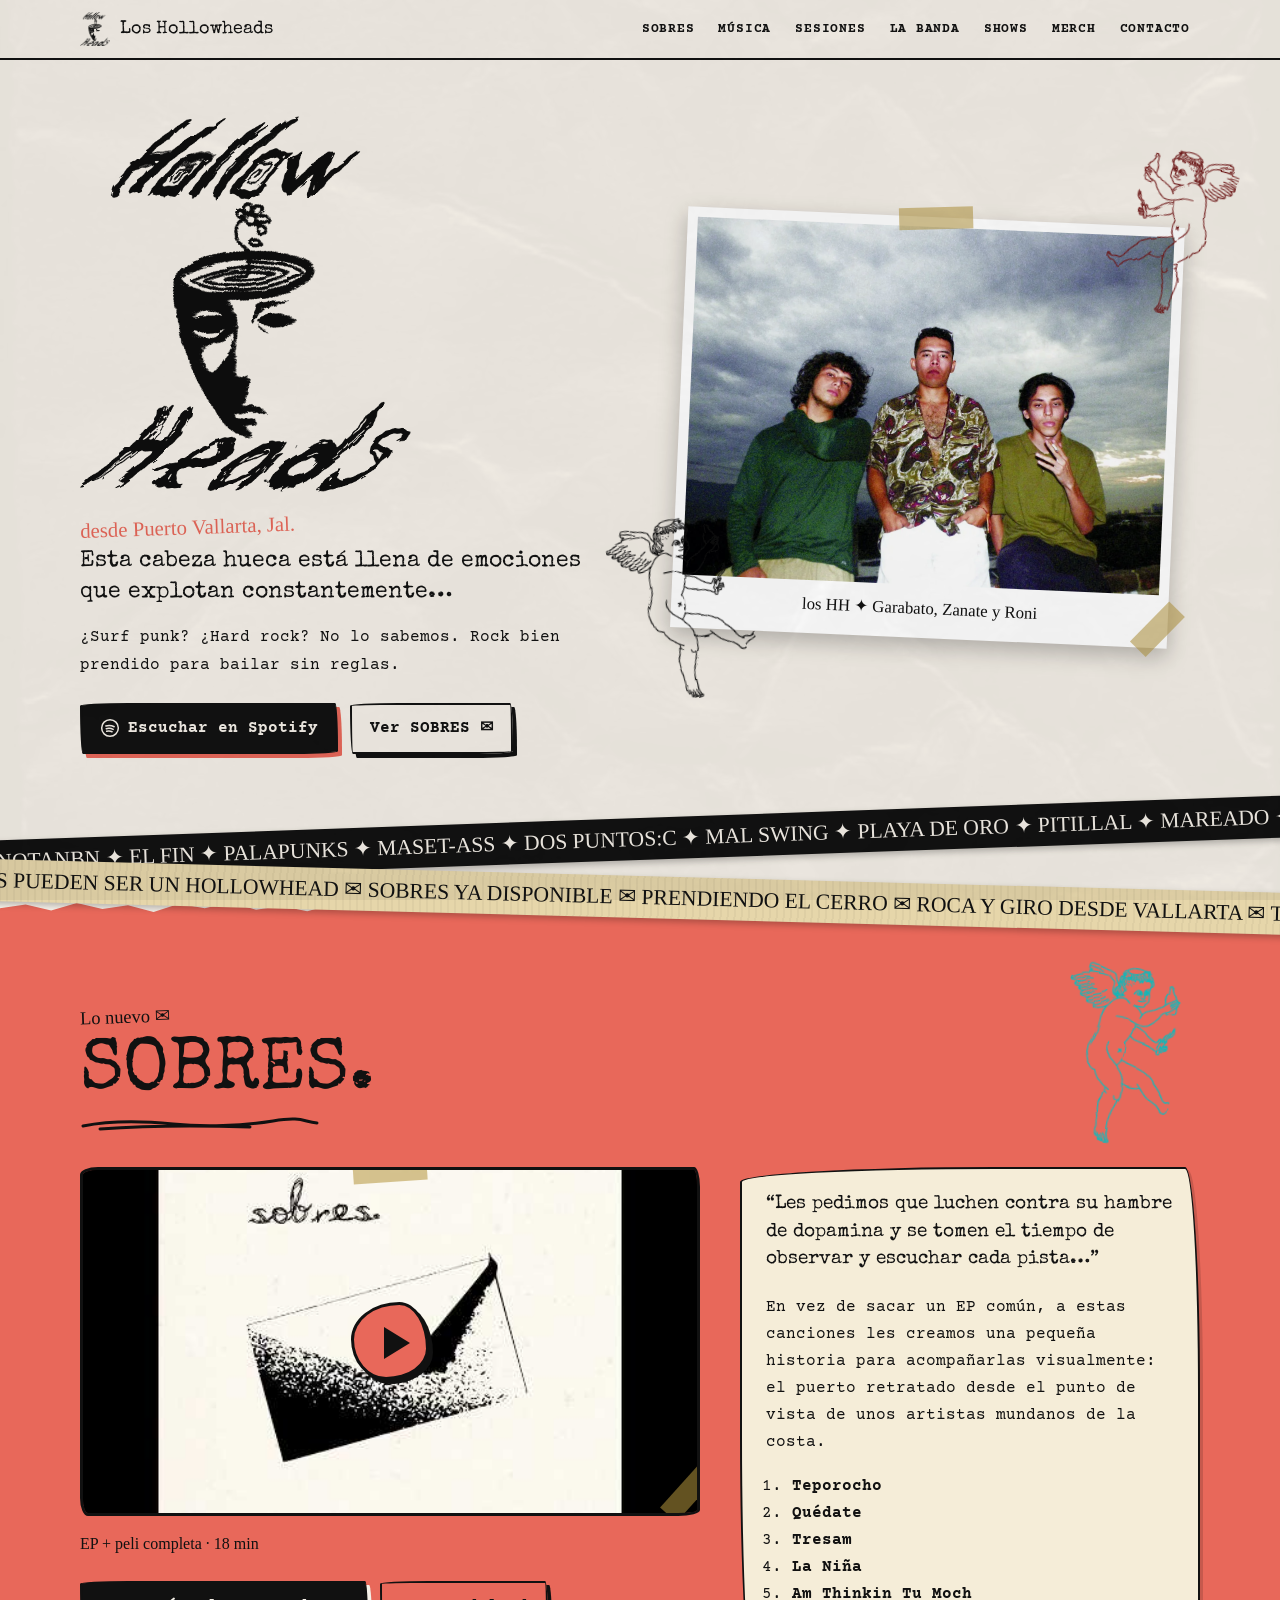
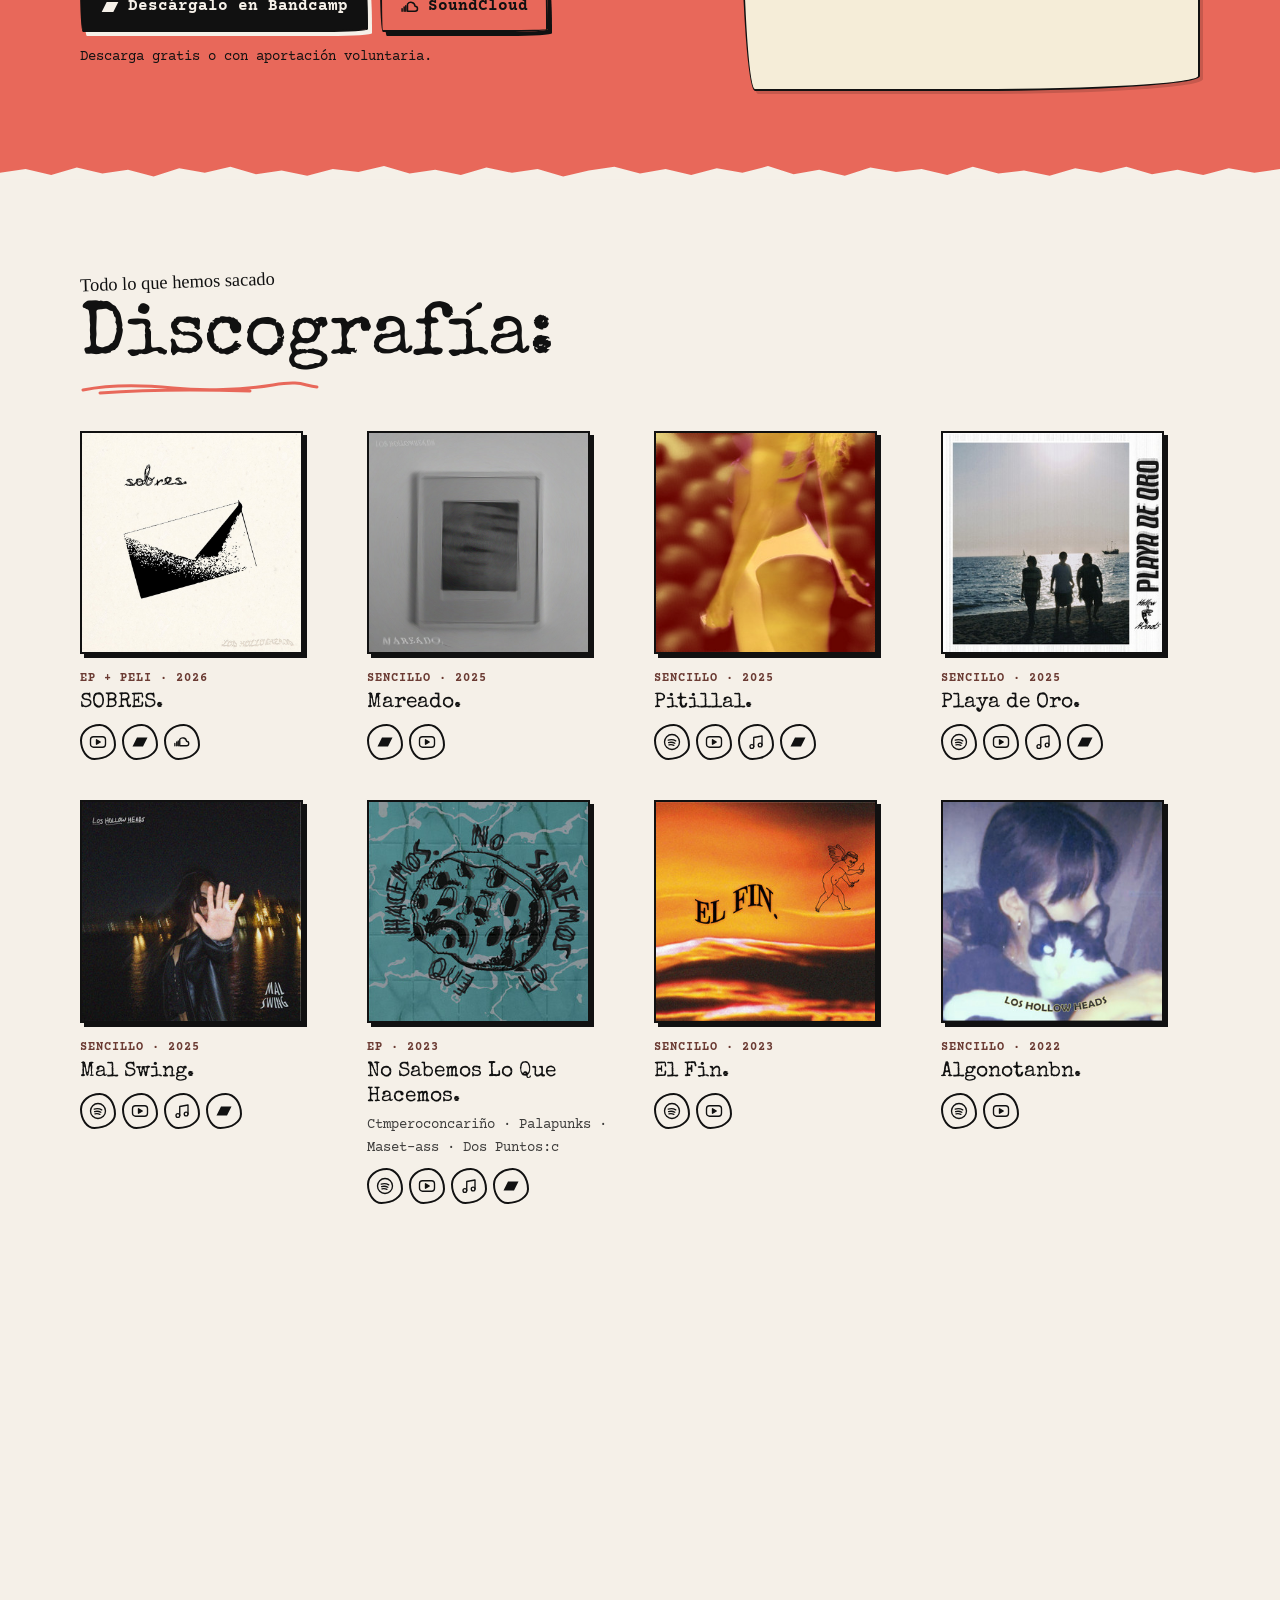
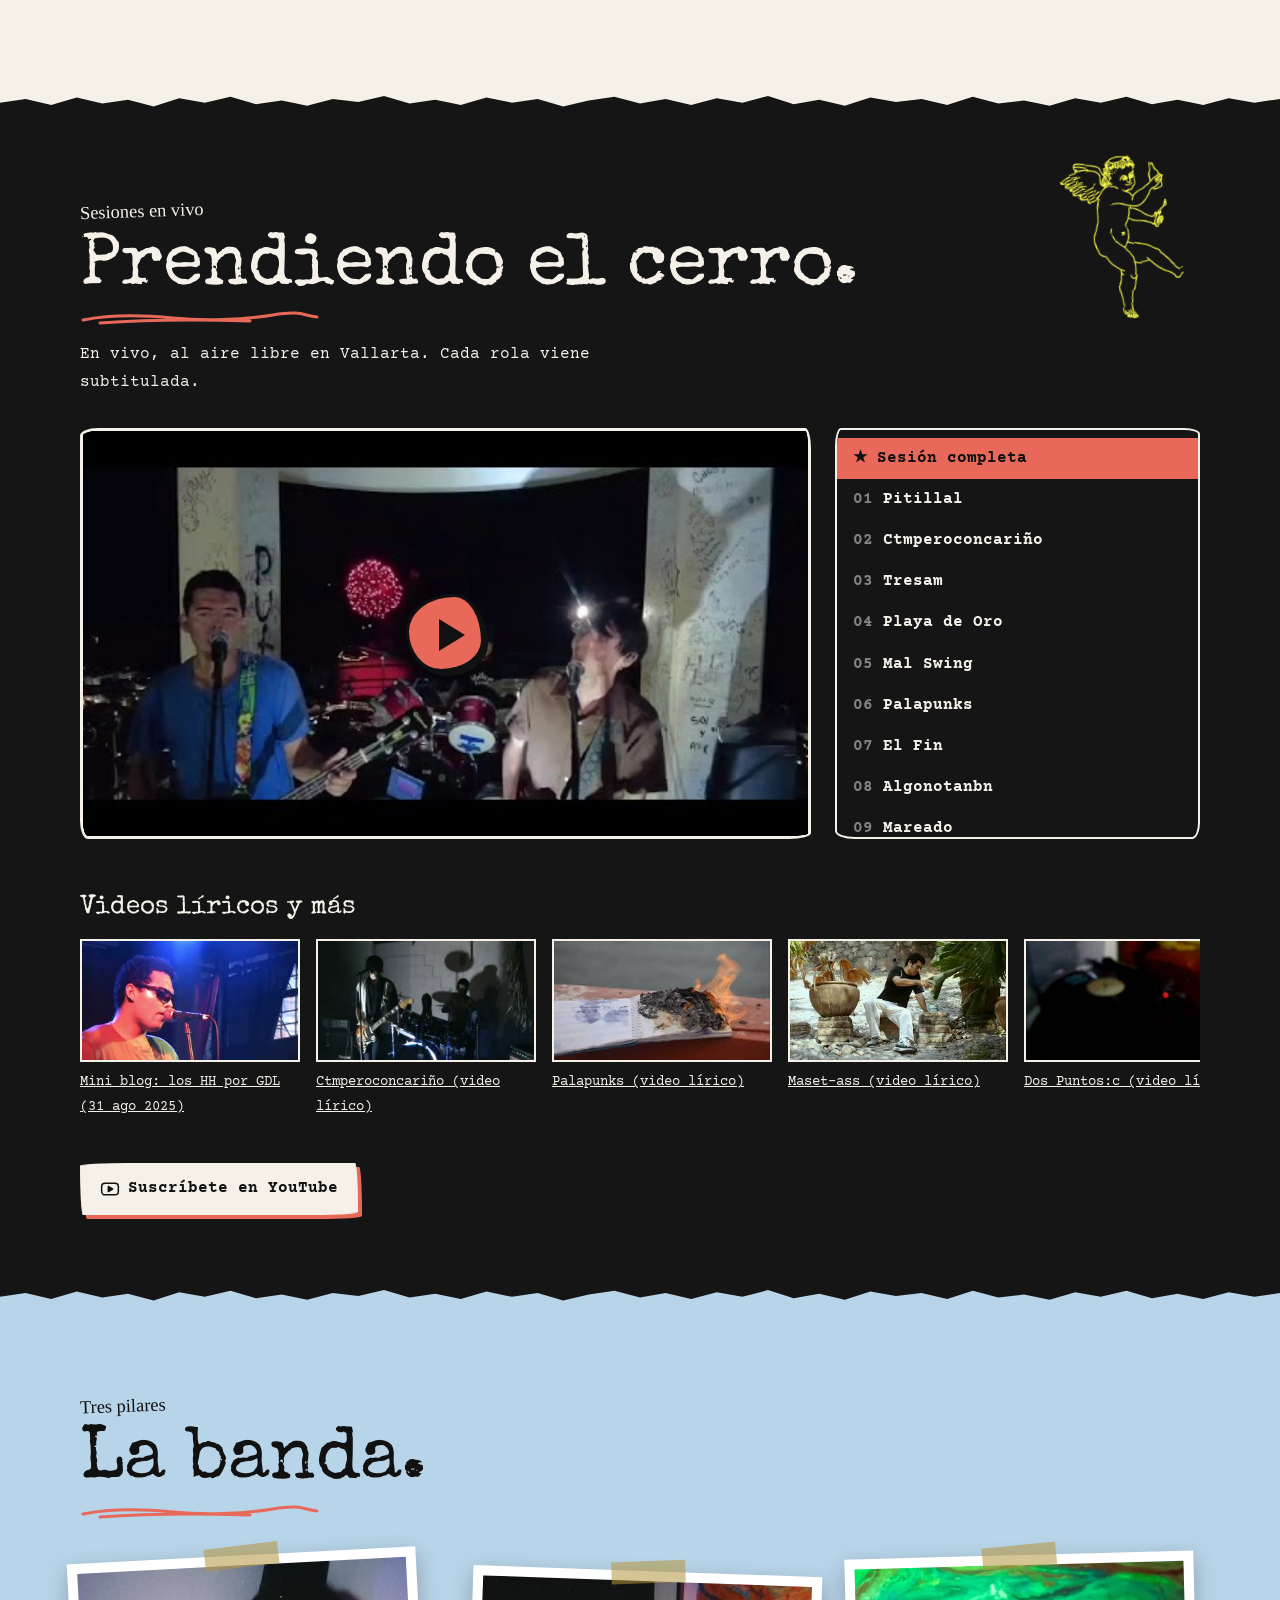
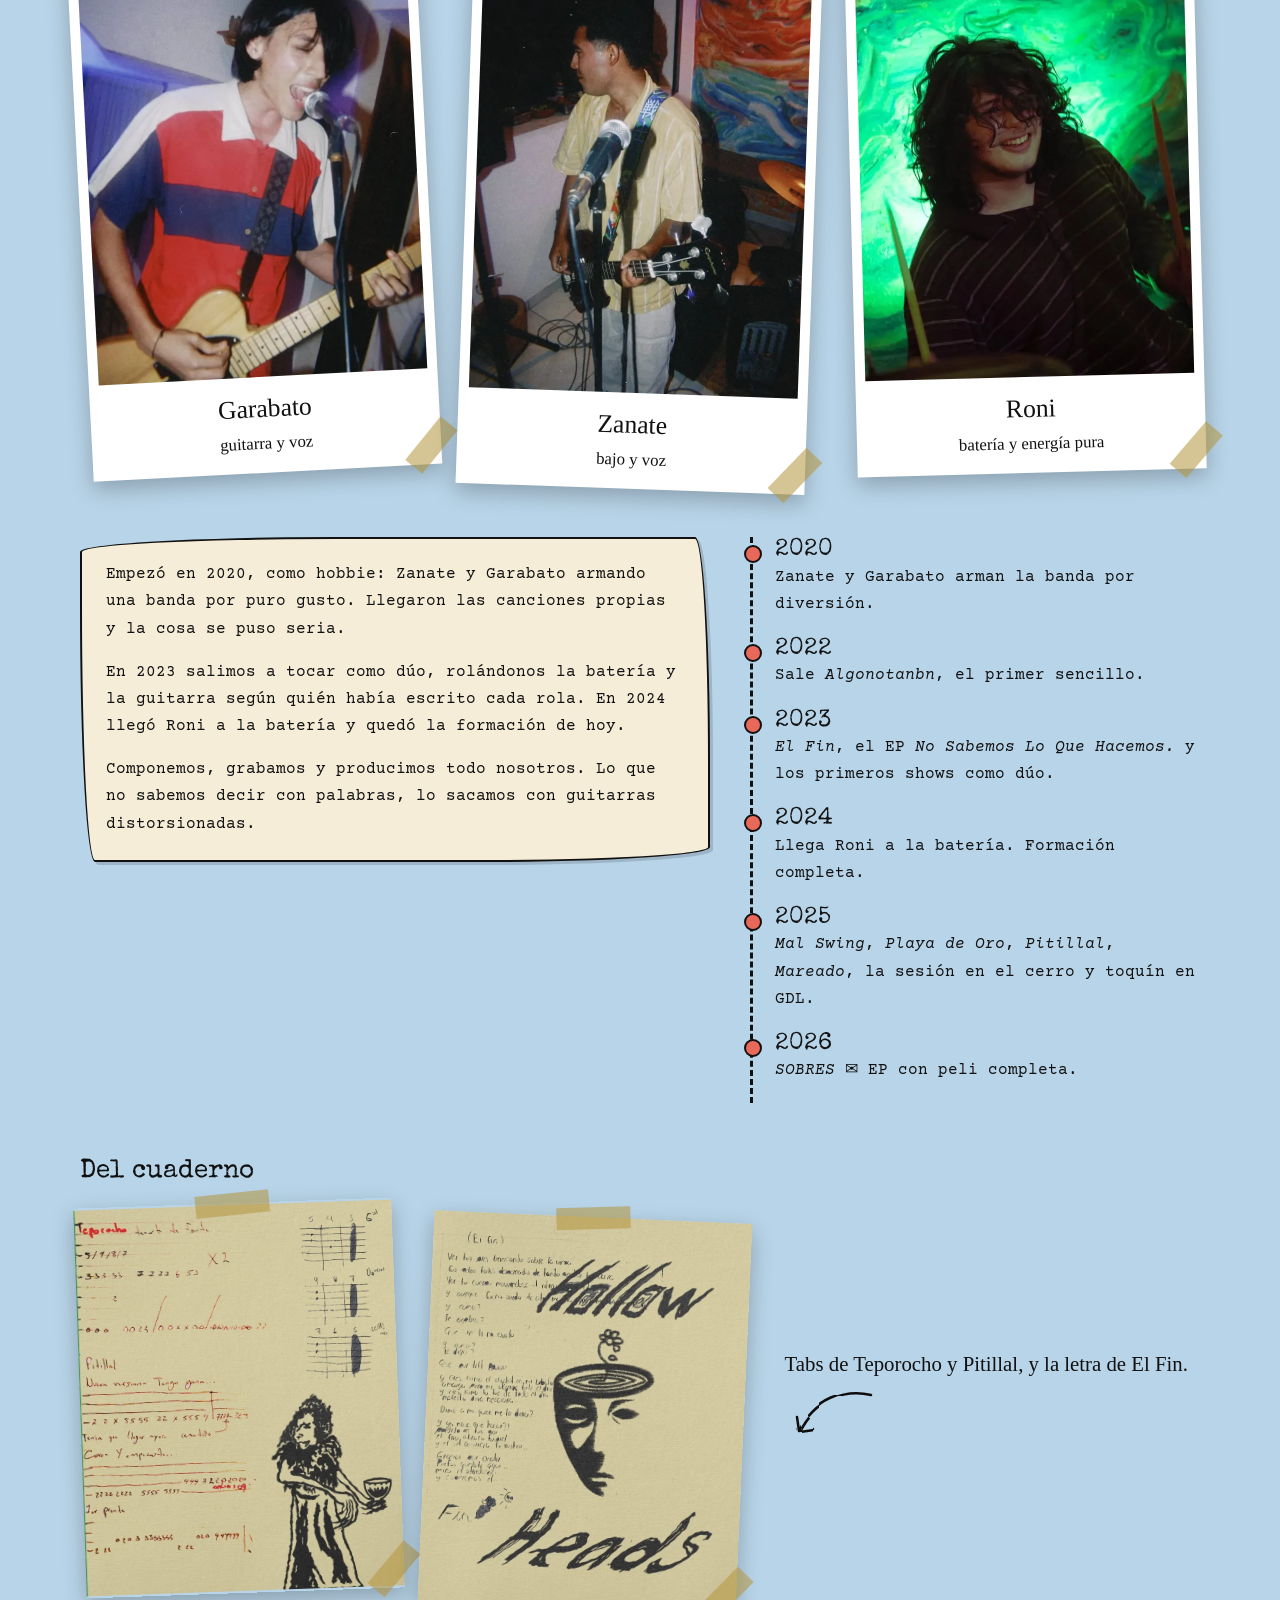
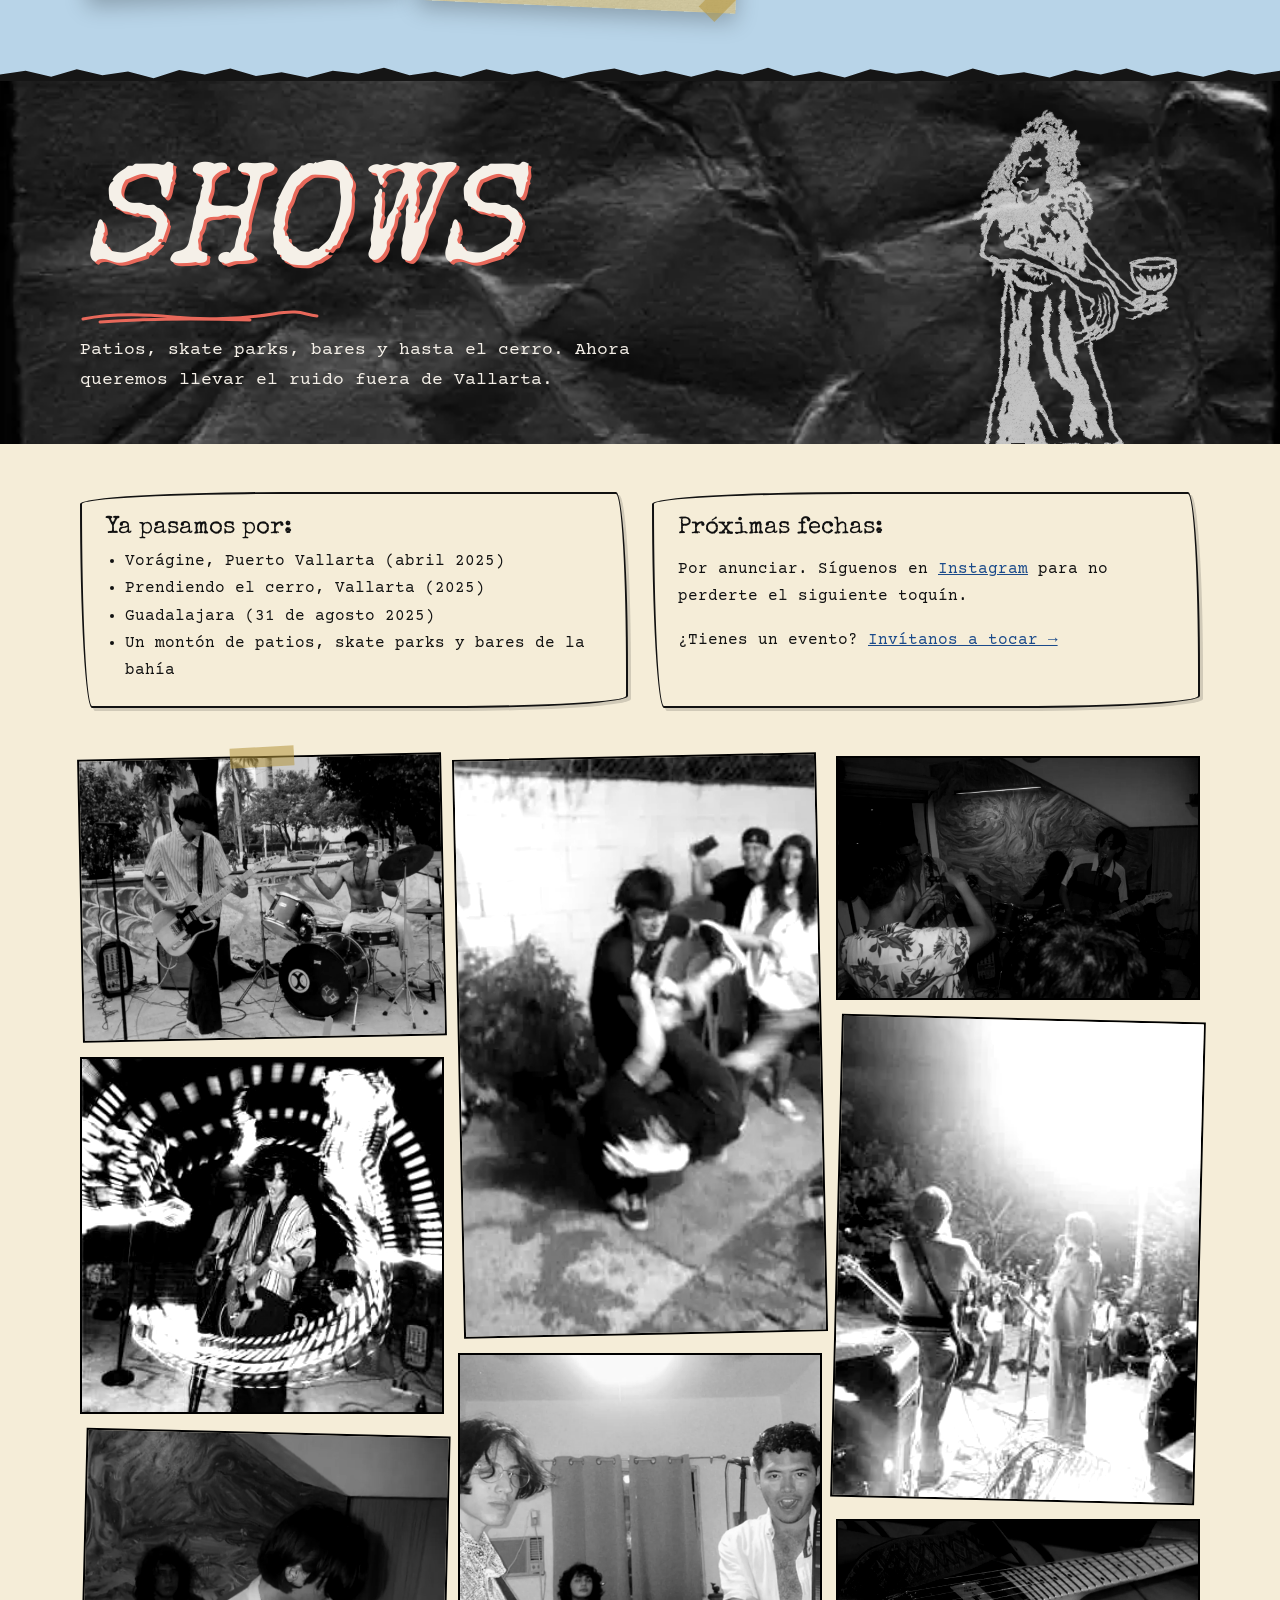
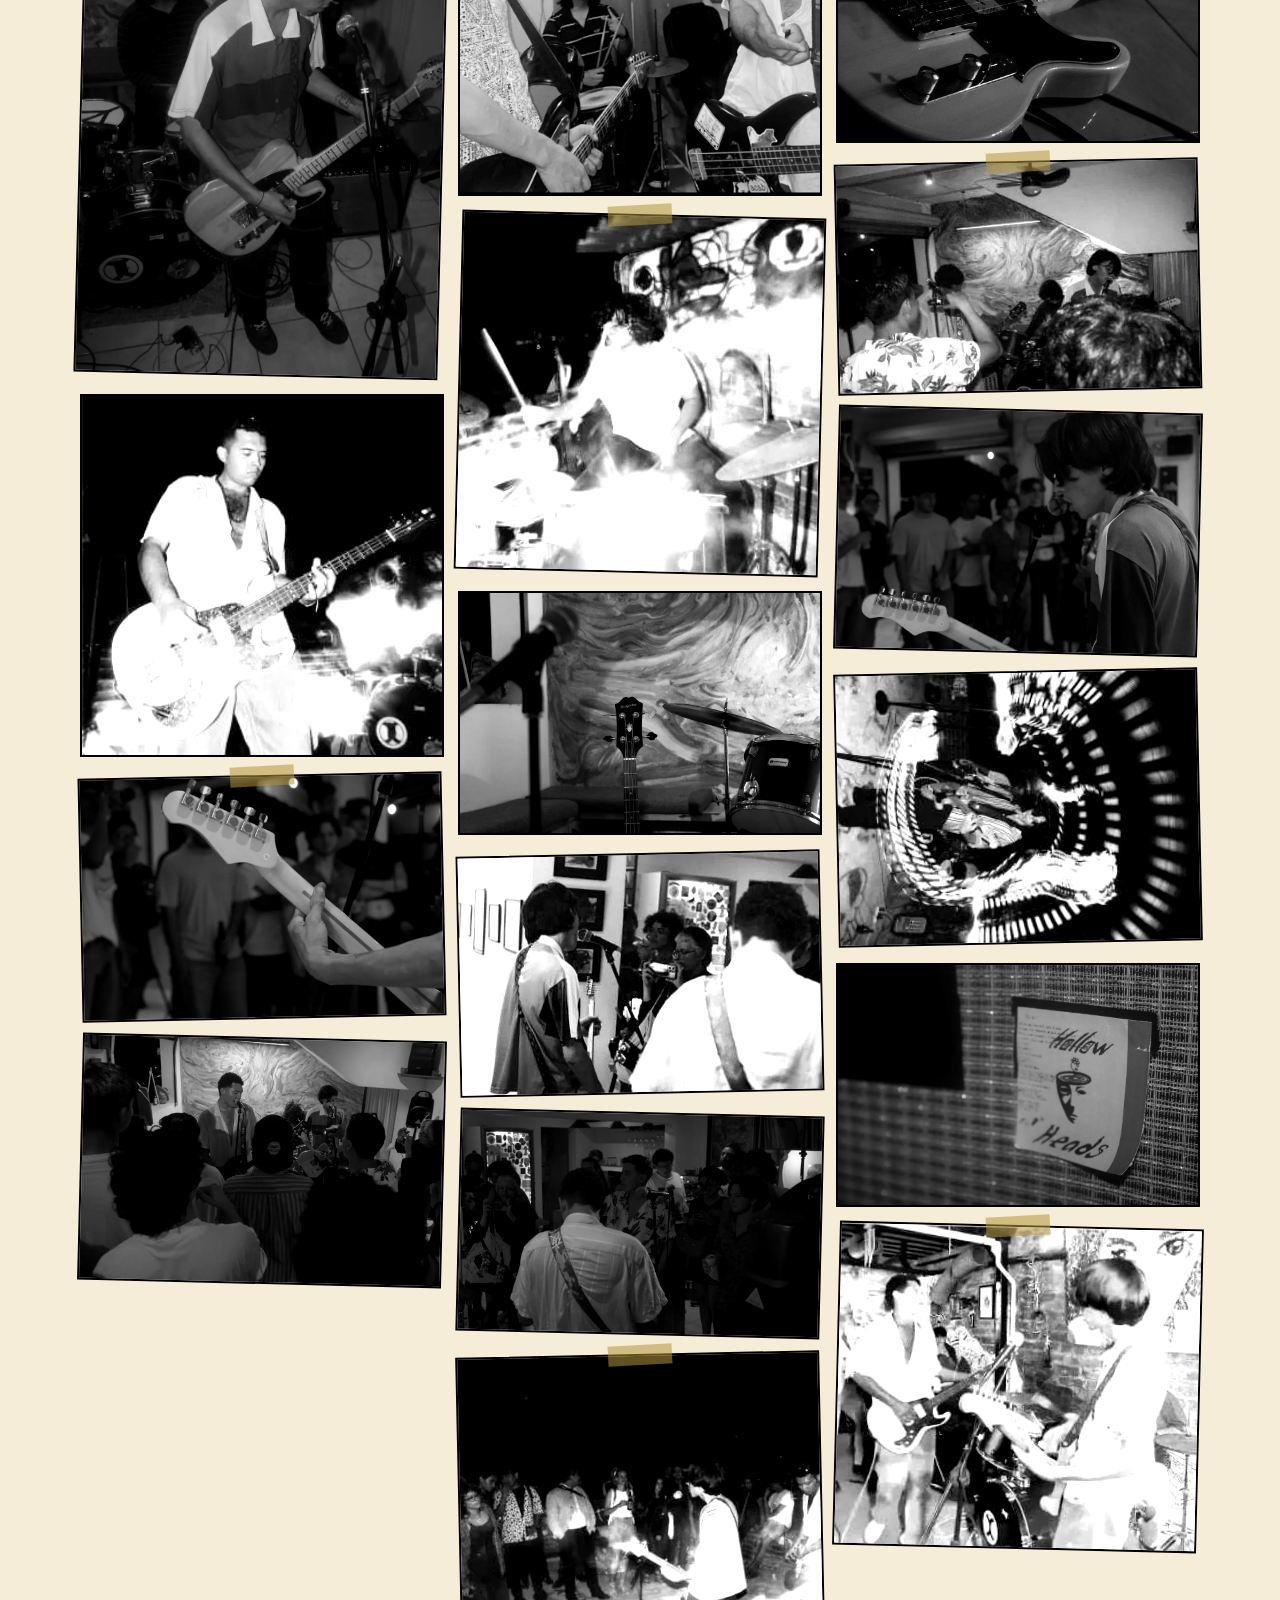
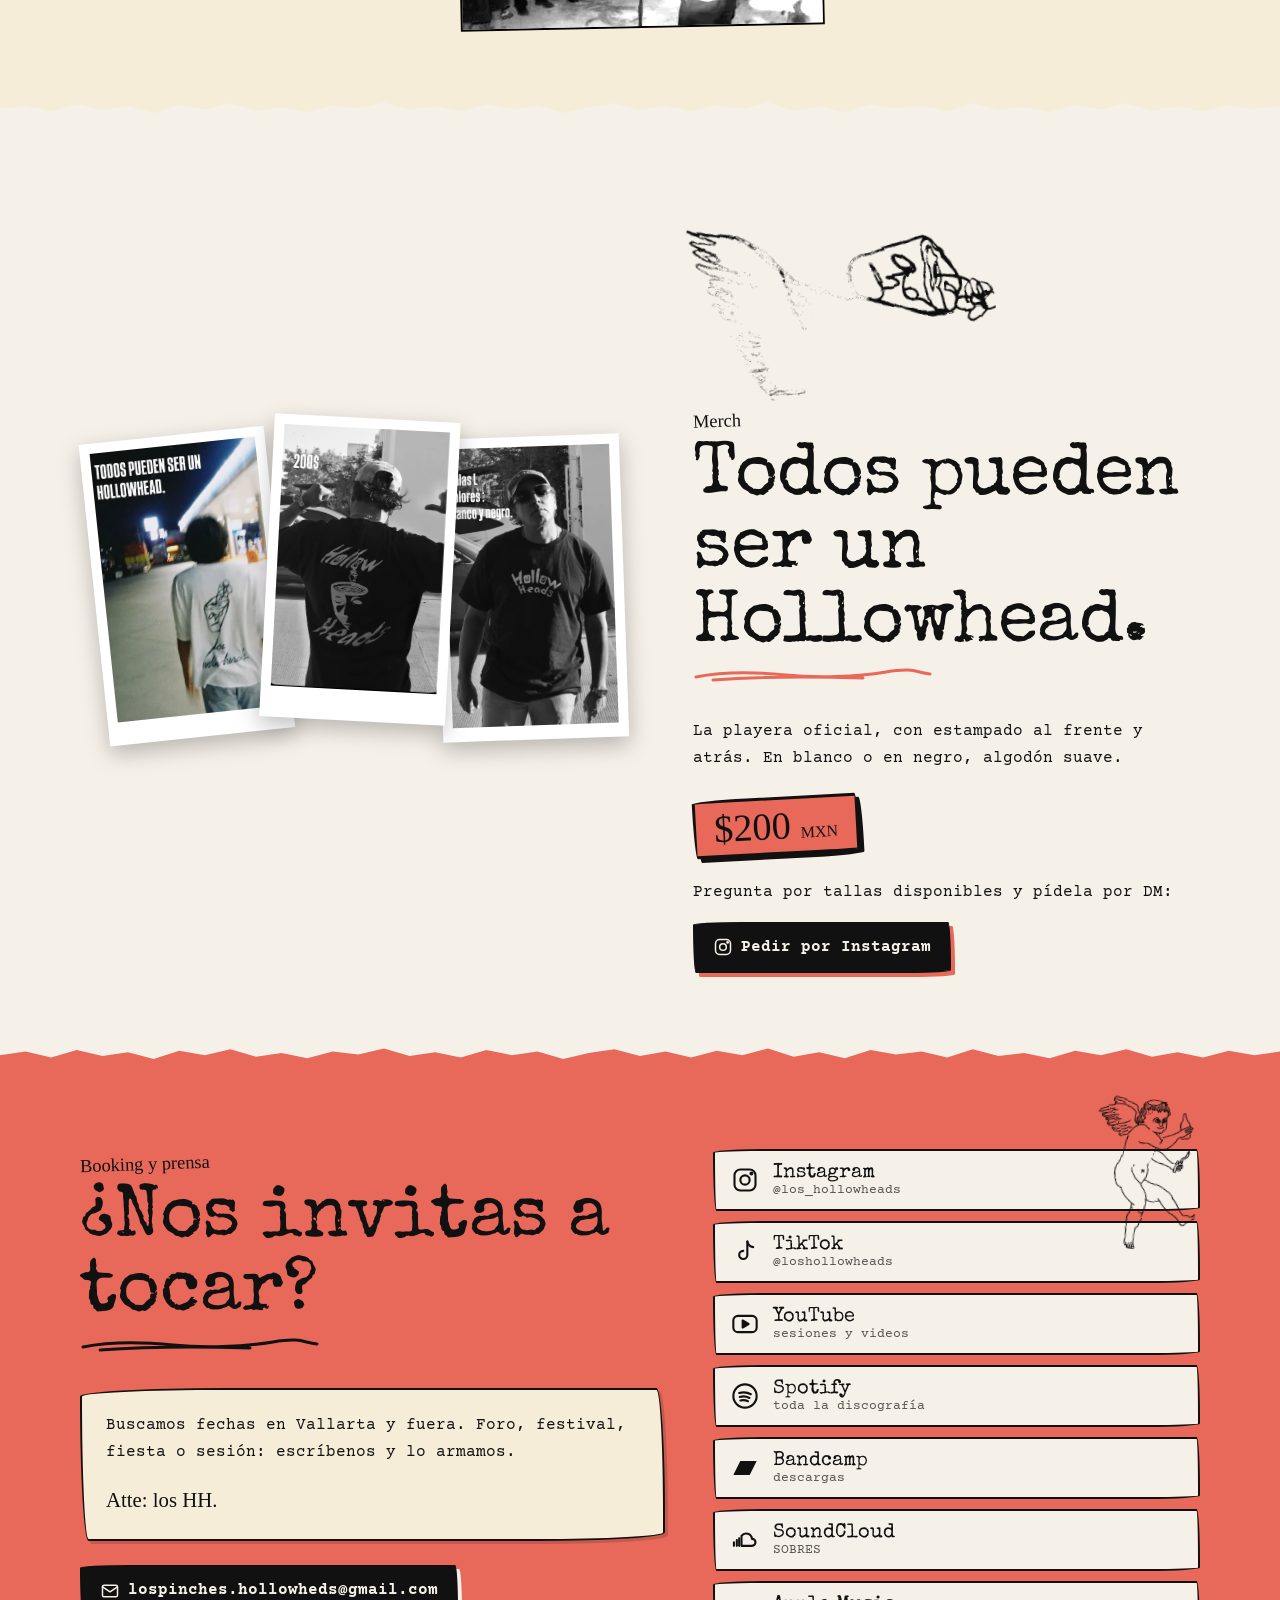
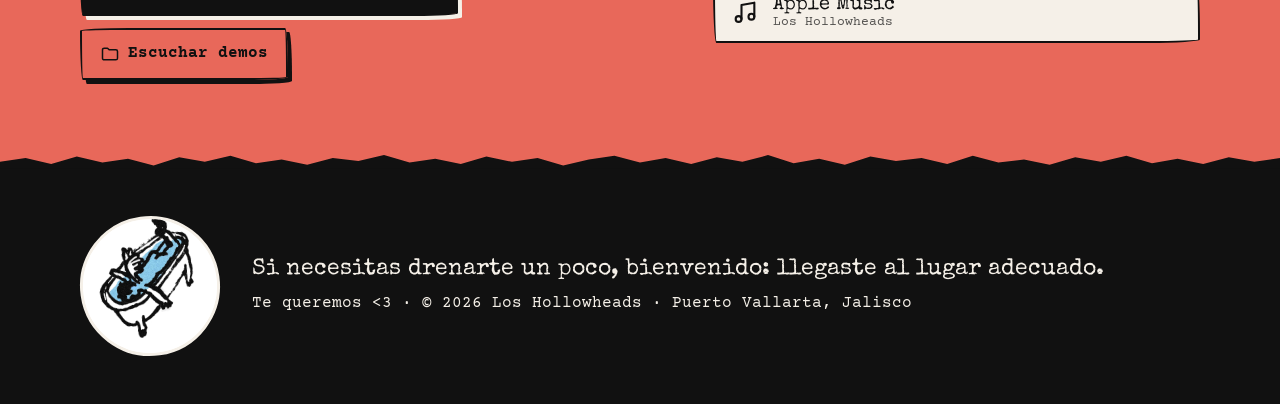
<file: index.html>
<!DOCTYPE html>
<html lang="es">
<head>
<meta charset="UTF-8">
<meta name="viewport" content="width=device-width, initial-scale=1">
<title>Los Hollowheads</title>
<meta name="description" content="Los Hollowheads: banda de surf punk / hard rock (no lo sabemos) de Puerto Vallarta. Escucha SOBRES, nuestra discografía y las sesiones en vivo.">
<meta name="theme-color" content="#f5f0e8">
<meta property="og:title" content="Los Hollowheads">
<meta property="og:description" content="Esta cabeza hueca está llena de emociones que explotan constantemente… Surf punk desde Puerto Vallarta.">
<meta property="og:image" content="img/banda.webp">
<link rel="icon" href="img/logo.png">
<link rel="preconnect" href="https://fonts.googleapis.com">
<link rel="preconnect" href="https://fonts.gstatic.com" crossorigin>
<link href="https://fonts.googleapis.com/css2?family=Courier+Prime:ital,wght@0,400;0,700;1,400&family=Special+Elite&family=Permanent+Marker&display=swap" rel="stylesheet">
<link rel="stylesheet" href="styles.css">
</head>
<body>

<svg width="0" height="0" style="position:absolute" aria-hidden="true">
  <defs>
    <!-- "boil": las líneas tiemblan como animación hecha a mano -->
    <filter id="boil" x="-5%" y="-5%" width="110%" height="110%">
      <feTurbulence type="fractalNoise" baseFrequency="0.035" numOctaves="2" seed="1" result="n">
        <animate attributeName="seed" values="1;4;7;10" dur="0.6s" calcMode="discrete" repeatCount="indefinite"/>
      </feTurbulence>
      <feDisplacementMap in="SourceGraphic" in2="n" scale="5"/>
    </filter>
    <symbol id="i-sp" viewBox="0 0 24 24"><circle cx="12" cy="12" r="10"/><path d="M7 9.5c3.5-1 7-.7 10 1M7.5 12.8c3-.8 5.8-.5 8.3.9M8 15.9c2.4-.6 4.5-.4 6.5.6"/></symbol>
    <symbol id="i-yt" viewBox="0 0 24 24"><rect x="2" y="5" width="20" height="14" rx="4"/><path d="M10 9l5 3-5 3z" fill="currentColor"/></symbol>
    <symbol id="i-ig" viewBox="0 0 24 24"><rect x="3" y="3" width="18" height="18" rx="5"/><circle cx="12" cy="12" r="4"/><circle cx="17.5" cy="6.5" r=".8" fill="currentColor"/></symbol>
    <symbol id="i-tt" viewBox="0 0 24 24"><path d="M14 3v11.5a3.5 3.5 0 1 1-3.5-3.5"/><path d="M14 3c.5 2.5 2.5 4.5 5 4.8"/></symbol>
    <symbol id="i-bc" viewBox="0 0 24 24"><path d="M2 18L8 6h14l-6 12z" fill="currentColor" stroke="none"/></symbol>
    <symbol id="i-sc" viewBox="0 0 24 24"><path d="M9 17h9a3 3 0 0 0 0-6 5 5 0 0 0-9-2.5V17"/><path d="M2.5 17v-3M5 17v-5M7 17v-6.5"/></symbol>
    <symbol id="i-am" viewBox="0 0 24 24"><path d="M9 18V6l11-2v12"/><circle cx="6.5" cy="18" r="2.5"/><circle cx="17.5" cy="16" r="2.5"/></symbol>
    <symbol id="i-mail" viewBox="0 0 24 24"><rect x="3" y="5" width="18" height="14" rx="2"/><path d="M3 7l9 6 9-6"/></symbol>
    <symbol id="i-folder" viewBox="0 0 24 24"><path d="M3 7a2 2 0 0 1 2-2h4l2 2h8a2 2 0 0 1 2 2v8a2 2 0 0 1-2 2H5a2 2 0 0 1-2-2z"/></symbol>
  </defs>
</svg>

<header class="nav">
  <div class="wrap nav-in">
    <a class="brand" href="#top"><img src="img/logo.png" alt="" width="32" height="36"> Los Hollowheads</a>
    <button class="nav-toggle" aria-expanded="false" aria-controls="menu">Menú</button>
    <nav id="menu" aria-label="Secciones">
      <a href="#nuevo">Sobres</a>
      <a href="#musica">Música</a>
      <a href="#sesiones">Sesiones</a>
      <a href="#banda">La banda</a>
      <a href="#shows">Shows</a>
      <a href="#merch">Merch</a>
      <a href="#contacto">Contacto</a>
    </nav>
  </div>
</header>

<main id="top">

<!-- ===== HERO ===== -->
<section class="hero wrap">
  <div class="hero-txt">
    <h1 class="sr-only">Los Hollowheads</h1>
    <img class="logo-big boil" src="img/logo.png" alt="Logo de Los Hollowheads: una cabeza hueca con un remolino y una flor" width="505" height="575">
    <p class="kicker">desde Puerto Vallarta, Jal.</p>
    <p class="lead">Esta cabeza hueca está llena de emociones que explotan constantemente…</p>
    <p>¿Surf punk? ¿Hard rock? No lo sabemos. Rock bien prendido para bailar sin reglas.</p>
    <div class="btns">
      <a class="btn" href="https://open.spotify.com/artist/0VpFDgD4gO55y4IvkJZCVS" target="_blank" rel="noopener"><svg class="ic"><use href="#i-sp"/></svg> Escuchar en Spotify</a>
      <a class="btn ghost" href="#nuevo">Ver SOBRES ✉</a>
    </div>
  </div>
  <div class="hero-pic">
    <figure class="polaroid tape">
      <img src="img/banda.webp" alt="Garabato, Zanate y Roni posando en un mirador de Vallarta" width="1275" height="957">
      <figcaption>los HH ✦ Garabato, Zanate y Roni</figcaption>
    </figure>
    <img class="angel boil" src="img/angel.png" alt="" width="362" height="500">
    <img class="angel angel-top boil" src="img/angel-rojo.png" alt="" width="304" height="420">
  </div>
</section>

<div class="tickers" aria-hidden="true">
  <div class="ticker"><div>ALGONOTANBN ✦ EL FIN ✦ PALAPUNKS ✦ MASET-ASS ✦ DOS PUNTOS:C ✦ MAL SWING ✦ PLAYA DE ORO ✦ PITILLAL ✦ MAREADO ✦ TEPOROCHO ✦ QUÉDATE ✦ TRESAM ✦ LA NIÑA ✦&nbsp;</div><div>ALGONOTANBN ✦ EL FIN ✦ PALAPUNKS ✦ MASET-ASS ✦ DOS PUNTOS:C ✦ MAL SWING ✦ PLAYA DE ORO ✦ PITILLAL ✦ MAREADO ✦ TEPOROCHO ✦ QUÉDATE ✦ TRESAM ✦ LA NIÑA ✦&nbsp;</div></div>
  <div class="ticker rev"><div>TODOS PUEDEN SER UN HOLLOWHEAD ✉ SOBRES YA DISPONIBLE ✉ PRENDIENDO EL CERRO ✉ ROCA Y GIRO DESDE VALLARTA ✉ TODOS PUEDEN SER UN HOLLOWHEAD ✉ SOBRES YA DISPONIBLE ✉ PRENDIENDO EL CERRO ✉ ROCA Y GIRO DESDE VALLARTA ✉&nbsp;</div><div>TODOS PUEDEN SER UN HOLLOWHEAD ✉ SOBRES YA DISPONIBLE ✉ PRENDIENDO EL CERRO ✉ ROCA Y GIRO DESDE VALLARTA ✉ TODOS PUEDEN SER UN HOLLOWHEAD ✉ SOBRES YA DISPONIBLE ✉ PRENDIENDO EL CERRO ✉ ROCA Y GIRO DESDE VALLARTA ✉&nbsp;</div></div>
</div>

<!-- ===== SOBRES ===== -->
<section id="nuevo" class="sec salmon torn">
  <div class="wrap">
    <img class="deco d-sobres boil" src="img/angel-cian.png" alt="" width="304" height="420">
    <p class="label">Lo nuevo ✉</p>
    <h2 class="title">SOBRES.</h2>
    <div class="sobres">
      <div>
        <div class="player tape">
          <a class="thumb" href="https://www.youtube.com/watch?v=EjRpXewjguU" target="_blank" rel="noopener" data-yt="EjRpXewjguU" style="background-image:url(img/ext/yt-EjRpXewjguU.jpg)" aria-label="Reproducir SOBRES, la peli completa"><span class="play"></span></a>
        </div>
        <p class="note">EP + peli completa · 18 min</p>
        <div class="btns">
          <a class="btn" href="https://loshollowheads.bandcamp.com/album/sobres" target="_blank" rel="noopener"><svg class="ic"><use href="#i-bc"/></svg> Descárgalo en Bandcamp</a>
          <a class="btn ghost" href="https://soundcloud.com/los-hollowheads" target="_blank" rel="noopener"><svg class="ic"><use href="#i-sc"/></svg> SoundCloud</a>
        </div>
        <p class="small">Descarga gratis o con aportación voluntaria.</p>
      </div>
      <div class="paperbox">
        <p class="quote">“Les pedimos que luchen contra su hambre de dopamina y se tomen el tiempo de observar y escuchar cada pista…”</p>
        <p>En vez de sacar un EP común, a estas canciones les creamos una pequeña historia para acompañarlas visualmente: el puerto retratado desde el punto de vista de unos artistas mundanos de la costa.</p>
        <ol class="tracks">
          <li><a href="https://www.youtube.com/watch?v=PU7eL9y4_go" target="_blank" rel="noopener" data-yt="PU7eL9y4_go">Teporocho</a></li>
          <li><a href="https://www.youtube.com/watch?v=YuD0kfVAJl0" target="_blank" rel="noopener" data-yt="YuD0kfVAJl0">Quédate</a></li>
          <li><a href="https://www.youtube.com/watch?v=-IOcuoiE-U0" target="_blank" rel="noopener" data-yt="-IOcuoiE-U0">Tresam</a></li>
          <li><a href="https://www.youtube.com/watch?v=LShRJoGeKV0" target="_blank" rel="noopener" data-yt="LShRJoGeKV0">La Niña</a></li>
          <li><a href="https://www.youtube.com/watch?v=UgJDWfrolwg" target="_blank" rel="noopener" data-yt="UgJDWfrolwg">Am Thinkin Tu Moch</a></li>
        </ol>
        <iframe class="bc" title="SOBRES en Bandcamp" src="https://bandcamp.com/EmbeddedPlayer/album=541897619/size=small/bgcol=f5edd8/linkcol=e8685a/transparent=true/" loading="lazy"></iframe>
      </div>
    </div>
  </div>
</section>

<!-- ===== DISCOGRAFÍA ===== -->
<section id="musica" class="sec torn">
  <div class="wrap">
    <p class="label">Todo lo que hemos sacado</p>
    <h2 class="title">Discografía:</h2>
    <div class="releases">
      <article class="release">
        <div class="sleeve"><img src="img/ext/sobres.jpg" alt="Portada de SOBRES" loading="lazy"><span class="disc"></span></div>
        <p class="tag">EP + peli · 2026</p>
        <h3>SOBRES.</h3>
        <div class="plats">
          <a href="https://www.youtube.com/watch?v=EjRpXewjguU" target="_blank" rel="noopener" aria-label="SOBRES en YouTube"><svg><use href="#i-yt"/></svg></a>
          <a href="https://loshollowheads.bandcamp.com/album/sobres" target="_blank" rel="noopener" aria-label="SOBRES en Bandcamp"><svg><use href="#i-bc"/></svg></a>
          <a href="https://soundcloud.com/los-hollowheads" target="_blank" rel="noopener" aria-label="SOBRES en SoundCloud"><svg><use href="#i-sc"/></svg></a>
        </div>
      </article>
      <article class="release">
        <div class="sleeve"><img src="img/ext/mareado.jpg" alt="Portada de Mareado" loading="lazy"><span class="disc"></span></div>
        <p class="tag">Sencillo · 2025</p>
        <h3>Mareado.</h3>
        <div class="plats">
          <a href="https://loshollowheads.bandcamp.com/track/mareado" target="_blank" rel="noopener" aria-label="Mareado en Bandcamp"><svg><use href="#i-bc"/></svg></a>
          <a href="https://www.youtube.com/watch?v=wRNHfl5cI-E" target="_blank" rel="noopener" aria-label="Mareado en vivo en YouTube"><svg><use href="#i-yt"/></svg></a>
        </div>
      </article>
      <article class="release">
        <div class="sleeve"><img src="img/ext/pitillal.jpg" alt="Portada de Pitillal" loading="lazy"><span class="disc"></span></div>
        <p class="tag">Sencillo · 2025</p>
        <h3>Pitillal.</h3>
        <div class="plats">
          <a href="https://open.spotify.com/track/3Ug5vtQaMYv6P7O4OOESXz" target="_blank" rel="noopener" aria-label="Pitillal en Spotify"><svg><use href="#i-sp"/></svg></a>
          <a href="https://www.youtube.com/watch?v=-nfxhEBXDtU" target="_blank" rel="noopener" aria-label="Pitillal en YouTube"><svg><use href="#i-yt"/></svg></a>
          <a href="https://music.apple.com/mx/album/1841289947" target="_blank" rel="noopener" aria-label="Pitillal en Apple Music"><svg><use href="#i-am"/></svg></a>
          <a href="https://loshollowheads.bandcamp.com/track/pitillal" target="_blank" rel="noopener" aria-label="Pitillal en Bandcamp"><svg><use href="#i-bc"/></svg></a>
        </div>
      </article>
      <article class="release">
        <div class="sleeve"><img src="img/ext/playa-de-oro.jpg" alt="Portada de Playa de Oro" loading="lazy"><span class="disc"></span></div>
        <p class="tag">Sencillo · 2025</p>
        <h3>Playa de Oro.</h3>
        <div class="plats">
          <a href="https://open.spotify.com/album/18kaofqEokBizWf36Spo5G" target="_blank" rel="noopener" aria-label="Playa de Oro en Spotify"><svg><use href="#i-sp"/></svg></a>
          <a href="https://www.youtube.com/watch?v=XkZzJb7WAvc" target="_blank" rel="noopener" aria-label="Playa de Oro en YouTube"><svg><use href="#i-yt"/></svg></a>
          <a href="https://music.apple.com/mx/album/1824069646" target="_blank" rel="noopener" aria-label="Playa de Oro en Apple Music"><svg><use href="#i-am"/></svg></a>
          <a href="https://loshollowheads.bandcamp.com/track/playa-de-oro" target="_blank" rel="noopener" aria-label="Playa de Oro en Bandcamp"><svg><use href="#i-bc"/></svg></a>
        </div>
      </article>
      <article class="release">
        <div class="sleeve"><img src="img/ext/mal-swing.jpg" alt="Portada de Mal Swing" loading="lazy"><span class="disc"></span></div>
        <p class="tag">Sencillo · 2025</p>
        <h3>Mal Swing.</h3>
        <div class="plats">
          <a href="https://open.spotify.com/track/1j9fBiDUG9G6OLKfRBV3y8" target="_blank" rel="noopener" aria-label="Mal Swing en Spotify"><svg><use href="#i-sp"/></svg></a>
          <a href="https://www.youtube.com/watch?v=LK3XrbsK4Qk" target="_blank" rel="noopener" aria-label="Mal Swing en YouTube"><svg><use href="#i-yt"/></svg></a>
          <a href="https://music.apple.com/mx/album/1802951514" target="_blank" rel="noopener" aria-label="Mal Swing en Apple Music"><svg><use href="#i-am"/></svg></a>
          <a href="https://loshollowheads.bandcamp.com/track/mal-swing" target="_blank" rel="noopener" aria-label="Mal Swing en Bandcamp"><svg><use href="#i-bc"/></svg></a>
        </div>
      </article>
      <article class="release">
        <div class="sleeve"><img src="img/ext/nslqh.jpg" alt="Portada de No Sabemos Lo Que Hacemos" loading="lazy"><span class="disc"></span></div>
        <p class="tag">EP · 2023</p>
        <h3>No Sabemos Lo Que Hacemos.</h3>
        <p class="small">Ctmperoconcariño · Palapunks · Maset-ass · Dos Puntos:c</p>
        <div class="plats">
          <a href="https://open.spotify.com/album/2WwZUbCD3vwG94bMGu8it7" target="_blank" rel="noopener" aria-label="No Sabemos Lo Que Hacemos en Spotify"><svg><use href="#i-sp"/></svg></a>
          <a href="https://www.youtube.com/playlist?list=OLAK5uy_mbqLrmM-DEJCmvLQt7ZPNJPwpKGBjSYsM" target="_blank" rel="noopener" aria-label="No Sabemos Lo Que Hacemos en YouTube"><svg><use href="#i-yt"/></svg></a>
          <a href="https://music.apple.com/mx/album/1710228815" target="_blank" rel="noopener" aria-label="No Sabemos Lo Que Hacemos en Apple Music"><svg><use href="#i-am"/></svg></a>
          <a href="https://loshollowheads.bandcamp.com/album/no-sabemos-lo-que-hacemos" target="_blank" rel="noopener" aria-label="No Sabemos Lo Que Hacemos en Bandcamp"><svg><use href="#i-bc"/></svg></a>
        </div>
      </article>
      <article class="release">
        <div class="sleeve"><img src="img/ext/el-fin.jpg" alt="Portada de El Fin" loading="lazy"><span class="disc"></span></div>
        <p class="tag">Sencillo · 2023</p>
        <h3>El Fin.</h3>
        <div class="plats">
          <a href="https://open.spotify.com/album/7dDDuYfuTk55cNAzMu2Mi9" target="_blank" rel="noopener" aria-label="El Fin en Spotify"><svg><use href="#i-sp"/></svg></a>
          <a href="https://www.youtube.com/watch?v=bKoQTmgAnhs" target="_blank" rel="noopener" aria-label="El Fin en YouTube"><svg><use href="#i-yt"/></svg></a>
        </div>
      </article>
      <article class="release">
        <div class="sleeve"><img src="img/ext/algonotanbn.jpg" alt="Portada de Algonotanbn" loading="lazy"><span class="disc"></span></div>
        <p class="tag">Sencillo · 2022</p>
        <h3>Algonotanbn.</h3>
        <div class="plats">
          <a href="https://open.spotify.com/album/6PKYcKn77L5hyiAsLBLb9x" target="_blank" rel="noopener" aria-label="Algonotanbn en Spotify"><svg><use href="#i-sp"/></svg></a>
          <a href="https://www.youtube.com/watch?v=NcqsWX9-hD8" target="_blank" rel="noopener" aria-label="Algonotanbn en YouTube"><svg><use href="#i-yt"/></svg></a>
        </div>
      </article>
    </div>
    <iframe class="spotify" title="Los Hollowheads en Spotify" src="https://open.spotify.com/embed/artist/0VpFDgD4gO55y4IvkJZCVS?utm_source=generator" loading="lazy" allow="autoplay; clipboard-write; encrypted-media; fullscreen; picture-in-picture"></iframe>
  </div>
</section>

<!-- ===== SESIONES ===== -->
<section id="sesiones" class="sec night torn">
  <div class="wrap">
    <img class="deco d-ses boil" src="img/angel-amarillo.png" alt="" width="304" height="420">
    <p class="label">Sesiones en vivo</p>
    <h2 class="title">Prendiendo el cerro.</h2>
    <p class="intro">En vivo, al aire libre en Vallarta. Cada rola viene subtitulada.</p>
    <div class="session">
      <div class="player">
        <a class="thumb" href="https://www.youtube.com/watch?v=D3WhRi44Cag" target="_blank" rel="noopener" data-yt="D3WhRi44Cag" style="background-image:url(img/ext/yt-D3WhRi44Cag.jpg)" aria-label="Reproducir la sesión completa Prendiendo el cerro"><span class="play"></span></a>
      </div>
      <ol class="setlist">
        <li><a class="on" href="https://www.youtube.com/watch?v=D3WhRi44Cag" target="_blank" rel="noopener" data-yt="D3WhRi44Cag">★ Sesión completa</a></li>
        <li><a href="https://www.youtube.com/watch?v=YNYKA_gpkAU" target="_blank" rel="noopener" data-yt="YNYKA_gpkAU">Pitillal</a></li>
        <li><a href="https://www.youtube.com/watch?v=T_gn3URXCA8" target="_blank" rel="noopener" data-yt="T_gn3URXCA8">Ctmperoconcariño</a></li>
        <li><a href="https://www.youtube.com/watch?v=XBMM4ONOp4A" target="_blank" rel="noopener" data-yt="XBMM4ONOp4A">Tresam</a></li>
        <li><a href="https://www.youtube.com/watch?v=NLFliS6uE64" target="_blank" rel="noopener" data-yt="NLFliS6uE64">Playa de Oro</a></li>
        <li><a href="https://www.youtube.com/watch?v=6HVK30ufyW4" target="_blank" rel="noopener" data-yt="6HVK30ufyW4">Mal Swing</a></li>
        <li><a href="https://www.youtube.com/watch?v=xT8xKJ_C2D8" target="_blank" rel="noopener" data-yt="xT8xKJ_C2D8">Palapunks</a></li>
        <li><a href="https://www.youtube.com/watch?v=4jvIb0uewsM" target="_blank" rel="noopener" data-yt="4jvIb0uewsM">El Fin</a></li>
        <li><a href="https://www.youtube.com/watch?v=VN12nlkLgiI" target="_blank" rel="noopener" data-yt="VN12nlkLgiI">Algonotanbn</a></li>
        <li><a href="https://www.youtube.com/watch?v=wRNHfl5cI-E" target="_blank" rel="noopener" data-yt="wRNHfl5cI-E">Mareado</a></li>
        <li><a href="https://www.youtube.com/watch?v=pH5-vIjX0vg" target="_blank" rel="noopener" data-yt="pH5-vIjX0vg">Maset-ass</a></li>
        <li><a href="https://www.youtube.com/watch?v=vI7-qjb5_Oc" target="_blank" rel="noopener" data-yt="vI7-qjb5_Oc">Flor</a></li>
        <li><a href="https://www.youtube.com/watch?v=OnAdhTaxQBY" target="_blank" rel="noopener" data-yt="OnAdhTaxQBY">La Niña</a></li>
        <li><a href="https://www.youtube.com/watch?v=f9oXOshhaU4" target="_blank" rel="noopener" data-yt="f9oXOshhaU4">Ya Basta</a></li>
        <li><a href="https://www.youtube.com/watch?v=hDnxW1sv_Rk" target="_blank" rel="noopener" data-yt="hDnxW1sv_Rk">Dos Puntos:c</a></li>
        <li><a href="https://www.youtube.com/watch?v=LTohxVGCKdQ" target="_blank" rel="noopener" data-yt="LTohxVGCKdQ">Teporocho</a></li>
      </ol>
    </div>
    <h3 class="sub">Videos líricos y más</h3>
    <div class="vids">
      <a href="https://www.youtube.com/watch?v=5O4mIKNLLkA" target="_blank" rel="noopener" data-yt="5O4mIKNLLkA"><img src="img/ext/yt-5O4mIKNLLkA.jpg" alt="" loading="lazy"><span>Mini blog: los HH por GDL (31 ago 2025)</span></a>
      <a href="https://www.youtube.com/watch?v=ti-v0SN_aTA" target="_blank" rel="noopener" data-yt="ti-v0SN_aTA"><img src="img/ext/yt-ti-v0SN_aTA.jpg" alt="" loading="lazy"><span>Ctmperoconcariño (video lírico)</span></a>
      <a href="https://www.youtube.com/watch?v=raYMlc8xthA" target="_blank" rel="noopener" data-yt="raYMlc8xthA"><img src="img/ext/yt-raYMlc8xthA.jpg" alt="" loading="lazy"><span>Palapunks (video lírico)</span></a>
      <a href="https://www.youtube.com/watch?v=n4fALZTx2Tk" target="_blank" rel="noopener" data-yt="n4fALZTx2Tk"><img src="img/ext/yt-n4fALZTx2Tk.jpg" alt="" loading="lazy"><span>Maset-ass (video lírico)</span></a>
      <a href="https://www.youtube.com/watch?v=PDS0u2If6TA" target="_blank" rel="noopener" data-yt="PDS0u2If6TA"><img src="img/ext/yt-PDS0u2If6TA.jpg" alt="" loading="lazy"><span>Dos Puntos:c (video lírico)</span></a>
      <a href="https://www.youtube.com/watch?v=bKoQTmgAnhs" target="_blank" rel="noopener" data-yt="bKoQTmgAnhs"><img src="img/ext/yt-bKoQTmgAnhs.jpg" alt="" loading="lazy"><span>El Fin (video lírico)</span></a>
      <a href="https://www.youtube.com/watch?v=NcqsWX9-hD8" target="_blank" rel="noopener" data-yt="NcqsWX9-hD8"><img src="img/ext/yt-NcqsWX9-hD8.jpg" alt="" loading="lazy"><span>Algonotanbn (video lírico)</span></a>
    </div>
    <a class="btn light" href="https://www.youtube.com/channel/UCPiaFqjJN1-ip3_7HX9EkkA" target="_blank" rel="noopener"><svg class="ic"><use href="#i-yt"/></svg> Suscríbete en YouTube</a>
  </div>
</section>

<!-- ===== LA BANDA ===== -->
<section id="banda" class="sec sky torn">
  <div class="wrap">
    <p class="label">Tres pilares</p>
    <h2 class="title">La banda.</h2>
    <div class="members">
      <figure class="polaroid tape"><img src="img/garabato.webp" alt="Garabato cantando con su guitarra" loading="lazy" width="658" height="800"><figcaption><b>Garabato</b>guitarra y voz</figcaption></figure>
      <figure class="polaroid tape"><img src="img/zanate.webp" alt="Zanate tocando en vivo" loading="lazy" width="651" height="800"><figcaption><b>Zanate</b>bajo y voz</figcaption></figure>
      <figure class="polaroid tape"><img src="img/roni.webp" alt="Roni con sus baquetas" loading="lazy" width="600" height="800"><figcaption><b>Roni</b>batería y energía pura</figcaption></figure>
    </div>
    <div class="story">
      <div class="paperbox">
        <p>Empezó en 2020, como hobbie: Zanate y Garabato armando una banda por puro gusto. Llegaron las canciones propias y la cosa se puso seria.</p>
        <p>En 2023 salimos a tocar como dúo, rolándonos la batería y la guitarra según quién había escrito cada rola. En 2024 llegó Roni a la batería y quedó la formación de hoy.</p>
        <p>Componemos, grabamos y producimos todo nosotros. Lo que no sabemos decir con palabras, lo sacamos con guitarras distorsionadas.</p>
      </div>
      <ol class="timeline">
        <li><b>2020</b>Zanate y Garabato arman la banda por diversión.</li>
        <li><b>2022</b>Sale <i>Algonotanbn</i>, el primer sencillo.</li>
        <li><b>2023</b><i>El Fin</i>, el EP <i>No Sabemos Lo Que Hacemos.</i> y los primeros shows como dúo.</li>
        <li><b>2024</b>Llega Roni a la batería. Formación completa.</li>
        <li><b>2025</b><i>Mal Swing</i>, <i>Playa de Oro</i>, <i>Pitillal</i>, <i>Mareado</i>, la sesión en el cerro y toquín en GDL.</li>
        <li><b>2026</b><i>SOBRES</i> ✉ EP con peli completa.</li>
      </ol>
    </div>
    <h3 class="sub">Del cuaderno</h3>
    <div class="cuaderno">
      <div class="pages">
        <button class="page tape" data-zoom><img src="img/cuaderno1.webp" alt="Hoja del cuaderno con los tabs de Teporocho y Pitillal y el dibujo de una mujer con una copa" loading="lazy" width="742" height="900"></button>
        <button class="page tape" data-zoom><img src="img/cuaderno2.webp" alt="Hoja del cuaderno con la letra de El Fin y el logo de Hollow Heads" loading="lazy" width="735" height="900"></button>
      </div>
      <p class="scrawl">Tabs de Teporocho y Pitillal, y la letra de El Fin.<svg class="boil" viewBox="0 0 90 60" aria-hidden="true"><path d="M86 10C60 4 30 14 14 46M14 46l14-2M14 46l-2-14"/></svg></p>
    </div>
  </div>
</section>

<!-- ===== SHOWS ===== -->
<section id="shows" class="sec shows torn">
  <div class="shows-head">
    <img class="mujer boil" src="img/mujer.png" alt="" width="282" height="520">
    <div class="wrap">
      <h2 class="title big">SHOWS</h2>
      <p>Patios, skate parks, bares y hasta el cerro. Ahora queremos llevar el ruido fuera de Vallarta.</p>
    </div>
  </div>
  <div class="wrap">
    <div class="gigs">
      <div class="paperbox">
        <h3>Ya pasamos por:</h3>
        <ul>
          <li>Vorágine, Puerto Vallarta (abril 2025)</li>
          <li>Prendiendo el cerro, Vallarta (2025)</li>
          <li>Guadalajara (31 de agosto 2025)</li>
          <li>Un montón de patios, skate parks y bares de la bahía</li>
        </ul>
      </div>
      <div class="paperbox">
        <h3>Próximas fechas:</h3>
        <p>Por anunciar. Síguenos en <a href="https://www.instagram.com/los_hollowheads/" target="_blank" rel="noopener">Instagram</a> para no perderte el siguiente toquín.</p>
        <p>¿Tienes un evento? <a href="#contacto">Invítanos a tocar →</a></p>
      </div>
    </div>
    <div class="gallery">
      <button><img src="img/g01.webp" alt="Tocando en un skate park" loading="lazy"></button>
      <button><img src="img/s01.webp" alt="Garabato en vivo entre luces en espiral" loading="lazy"></button>
      <button><img src="img/g04.webp" alt="Garabato con la guitarra en un show" loading="lazy"></button>
      <button><img src="img/s02.webp" alt="Zanate en el bajo, de noche" loading="lazy"></button>
      <button><img src="img/g02.webp" alt="El público frente al escenario" loading="lazy"></button>
      <button><img src="img/g07.webp" alt="Show en un bar con mural de fondo" loading="lazy"></button>
      <button><img src="img/s08.webp" alt="Alguien bailando en el slam" loading="lazy"></button>
      <button><img src="img/g03.webp" alt="La banda en el ensayo" loading="lazy"></button>
      <button><img src="img/s03.webp" alt="Roni en la batería" loading="lazy"></button>
      <button><img src="img/g06.webp" alt="La batería y el micro antes del show" loading="lazy"></button>
      <button><img src="img/s04.webp" alt="Show en una galería" loading="lazy"></button>
      <button><img src="img/g08.webp" alt="Público en un show" loading="lazy"></button>
      <button><img src="img/s06.webp" alt="Tocando de noche frente a la gente" loading="lazy"></button>
      <button><img src="img/g05.webp" alt="El cartel de Hollow Heads pegado en la pared" loading="lazy"></button>
      <button><img src="img/s07.webp" alt="Show al aire libre con la luz de frente" loading="lazy"></button>
      <button><img src="img/g10.webp" alt="Detalle de la guitarra" loading="lazy"></button>
      <button><img src="img/s09.webp" alt="Show en un bar con mural" loading="lazy"></button>
      <button><img src="img/g09.webp" alt="Garabato tocando, con público al fondo" loading="lazy"></button>
      <button><img src="img/s10.webp" alt="Luces en espiral durante un show" loading="lazy"></button>
      <button><img src="img/g11.webp" alt="Ambiente del show con mural de fondo" loading="lazy"></button>
      <button><img src="img/s05.webp" alt="Los tres tocando en un patio" loading="lazy"></button>
    </div>
  </div>
</section>

<!-- ===== MERCH ===== -->
<section id="merch" class="sec torn">
  <div class="wrap merch">
    <div class="merch-pics">
      <figure class="polaroid"><img src="img/merch1.webp" alt="Playera blanca de Hollow Heads vista de espalda" loading="lazy" width="367" height="597"></figure>
      <figure class="polaroid"><img src="img/merch2.webp" alt="Playera negra de Hollow Heads vista de espalda" loading="lazy" width="367" height="579"></figure>
      <figure class="polaroid"><img src="img/merch3.webp" alt="Playera negra de Hollow Heads vista de frente" loading="lazy" width="396" height="667"></figure>
    </div>
    <div>
      <img class="camisa boil" src="img/camisa.png" alt="El dibujo de la playera: una cabeza dentro de un vaso y la firma los hollowhead" loading="lazy" width="700" height="446">
      <p class="label">Merch</p>
      <h2 class="title">Todos pueden ser un Hollowhead.</h2>
      <p>La playera oficial, con estampado al frente y atrás. En blanco o en negro, algodón suave.</p>
      <p class="price">$200 <small>MXN</small></p>
      <p>Pregunta por tallas disponibles y pídela por DM:</p>
      <a class="btn" href="https://ig.me/m/los_hollowheads" target="_blank" rel="noopener"><svg class="ic"><use href="#i-ig"/></svg> Pedir por Instagram</a>
    </div>
  </div>
</section>

<!-- ===== CONTACTO ===== -->
<section id="contacto" class="sec salmon torn">
  <div class="wrap contact">
    <img class="deco d-contact boil" src="img/angel.png" alt="" width="362" height="500">
    <div>
      <p class="label">Booking y prensa</p>
      <h2 class="title">¿Nos invitas a tocar?</h2>
      <div class="paperbox">
        <p>Buscamos fechas en Vallarta y fuera. Foro, festival, fiesta o sesión: escríbenos y lo armamos.</p>
        <p><span class="sign">Atte: los HH.</span></p>
      </div>
      <div class="btns">
        <a class="btn" href="mailto:lospinches.hollowheds@gmail.com"><svg class="ic"><use href="#i-mail"/></svg> lospinches.hollowheds@gmail.com</a>
        <a class="btn ghost" href="https://drive.google.com/drive/folders/1cc3zXcwRrl5_xzWhRiVNhWVjXFNgJ4sL" target="_blank" rel="noopener"><svg class="ic"><use href="#i-folder"/></svg> Escuchar demos</a>
      </div>
    </div>
    <div class="socials">
      <a href="https://www.instagram.com/los_hollowheads/" target="_blank" rel="noopener"><svg><use href="#i-ig"/></svg><span>Instagram<small>@los_hollowheads</small></span></a>
      <a href="https://www.tiktok.com/@loshollowheads" target="_blank" rel="noopener"><svg><use href="#i-tt"/></svg><span>TikTok<small>@loshollowheads</small></span></a>
      <a href="https://www.youtube.com/channel/UCPiaFqjJN1-ip3_7HX9EkkA" target="_blank" rel="noopener"><svg><use href="#i-yt"/></svg><span>YouTube<small>sesiones y videos</small></span></a>
      <a href="https://open.spotify.com/artist/0VpFDgD4gO55y4IvkJZCVS" target="_blank" rel="noopener"><svg><use href="#i-sp"/></svg><span>Spotify<small>toda la discografía</small></span></a>
      <a href="https://loshollowheads.bandcamp.com/" target="_blank" rel="noopener"><svg><use href="#i-bc"/></svg><span>Bandcamp<small>descargas</small></span></a>
      <a href="https://soundcloud.com/los-hollowheads" target="_blank" rel="noopener"><svg><use href="#i-sc"/></svg><span>SoundCloud<small>SOBRES</small></span></a>
      <a href="https://music.apple.com/mx/artist/los-hollowheads/1638434039" target="_blank" rel="noopener"><svg><use href="#i-am"/></svg><span>Apple Music<small>Los Hollowheads</small></span></a>
    </div>
  </div>
</section>

</main>

<footer class="foot torn">
  <div class="wrap foot-in">
    <img class="alberca" src="img/alberca.webp" alt="Dibujo de un angelito en una bañera" loading="lazy" width="700" height="700">
    <div>
      <p class="lead">Si necesitas drenarte un poco, bienvenido: llegaste al lugar adecuado.</p>
      <p>Te queremos &lt;3 · © 2026 Los Hollowheads · Puerto Vallarta, Jalisco</p>
    </div>
  </div>
</footer>

<dialog class="lb" aria-label="Foto ampliada">
  <img alt="">
  <button class="lb-x" aria-label="Cerrar">×</button>
</dialog>

<script src="main.js"></script>
</body>
</html>
</file>
<file: styles.css>
/* Paleta y tipografías sacadas del presskit */
:root {
  --paper: #f5f0e8;
  --paper2: #f5edd8;
  --ink: #111;
  --salmon: #e8685a;
  --sky: #b8d4e8;
  --tape: rgba(180, 150, 60, .55);
  --night: #151515;
  --link: #1a4a8a;
  --type: 'Courier Prime', 'Courier New', monospace;
  --display: 'Special Elite', 'Courier New', serif;
  --marker: 'Permanent Marker', cursive;
  /* bordes chuecos, como dibujados a mano */
  --sketch: 255px 15px 225px 15px / 15px 225px 15px 255px;
  --torn: polygon(0 100%, 0 55%, 2% 30%, 4% 70%, 6% 20%, 8% 60%, 10% 35%, 12% 80%, 14% 25%, 16% 55%, 18% 15%, 20% 65%, 22% 40%, 24% 75%, 26% 30%, 28% 50%, 30% 10%, 32% 60%, 34% 35%, 36% 70%, 38% 20%, 40% 55%, 42% 30%, 44% 80%, 46% 40%, 48% 15%, 50% 60%, 52% 30%, 54% 70%, 56% 25%, 58% 55%, 60% 10%, 62% 65%, 64% 35%, 66% 75%, 68% 20%, 70% 50%, 72% 30%, 74% 70%, 76% 15%, 78% 60%, 80% 40%, 82% 75%, 84% 25%, 86% 55%, 88% 15%, 90% 65%, 92% 35%, 94% 70%, 96% 25%, 98% 55%, 100% 30%, 100% 100%);
}

* { box-sizing: border-box; }
html { scroll-behavior: smooth; scroll-padding-top: 64px; }
body {
  margin: 0;
  background: var(--paper);
  color: var(--ink);
  font: 400 1rem/1.7 var(--type);
}
/* en main y no en body: el overflow de body se pasa al viewport */
main { overflow-x: clip; }
/* textura de papel arrugado encima de todo */
body::after {
  content: "";
  position: fixed;
  inset: 0;
  background: url(img/papel.webp) center / cover;
  mix-blend-mode: multiply;
  opacity: .07;
  pointer-events: none;
  z-index: 50;
}
::selection { background: var(--salmon); color: var(--ink); }
img { max-width: 100%; height: auto; display: block; }
a { color: var(--link); }
button { font: inherit; color: inherit; cursor: pointer; }
:focus-visible { outline: 3px dashed var(--salmon); outline-offset: 3px; }
.sr-only { position: absolute; width: 1px; height: 1px; overflow: hidden; clip: rect(0 0 0 0); white-space: nowrap; }
.wrap { width: min(1120px, 100% - 32px); margin-inline: auto; }
.small { font-size: .85rem; }

/* ===== NAV ===== */
/* en el celular, la franja de arriba (notch) se pinta del color del menú */
body::before {
  content: "";
  position: fixed;
  inset: 0 0 auto;
  height: env(safe-area-inset-top, 0px);
  background: var(--paper);
  z-index: 41;
}
.nav {
  position: sticky;
  top: env(safe-area-inset-top, 0px);
  z-index: 40;
  background: var(--paper);
  border-bottom: 2px solid var(--ink);
}
.nav-in { display: flex; align-items: center; justify-content: space-between; gap: 16px; min-height: 58px; }
.brand { display: flex; align-items: center; gap: 10px; font: 1.15rem var(--display); color: var(--ink); text-decoration: none; }
.brand img { width: 30px; }
.nav nav { display: flex; gap: 4px; flex-wrap: wrap; }
.nav nav a {
  color: var(--ink);
  text-decoration: none;
  text-transform: uppercase;
  font-size: .82rem;
  font-weight: 700;
  letter-spacing: .06em;
  padding: 6px 10px;
  border-radius: 4px;
}
.nav nav a:hover { background: var(--ink); color: var(--paper); }
.nav-toggle { display: none; background: none; border: 2px solid var(--ink); border-radius: 4px; padding: 4px 12px; font-weight: 700; }

@media (max-width: 860px) {
  .nav-toggle { display: block; }
  .nav nav {
    display: none;
    position: absolute;
    left: 0;
    right: 0;
    top: 100%;
    background: var(--paper);
    border-bottom: 2px solid var(--ink);
    flex-direction: column;
    padding: 8px 16px 16px;
  }
  .nav nav.open { display: flex; }
  .nav nav a { font-size: 1rem; padding: 10px; }
}

/* ===== BOTONES ===== */
.btns { display: flex; flex-wrap: wrap; gap: 12px; margin-top: 24px; }
.btn {
  display: inline-flex;
  align-items: center;
  gap: 8px;
  background: var(--ink);
  color: var(--paper);
  border: 2px solid var(--ink);
  padding: 10px 18px;
  font-weight: 700;
  text-decoration: none;
  box-shadow: 4px 4px 0 var(--salmon);
  border-radius: var(--sketch);
  transition: transform .15s, box-shadow .15s;
  overflow-wrap: anywhere;
}
.btn:hover { transform: translate(-2px, -2px); box-shadow: 6px 6px 0 var(--salmon); }
.btn.ghost { background: transparent; color: var(--ink); box-shadow: 4px 4px 0 var(--ink); }
.btn.ghost:hover { box-shadow: 6px 6px 0 var(--ink); }
.btn.light { background: var(--paper); color: var(--ink); border-color: var(--paper); margin-top: 32px; }
.salmon .btn { box-shadow: 4px 4px 0 var(--paper); }
.salmon .btn.ghost { box-shadow: 4px 4px 0 var(--ink); }
.ic, .plats svg, .socials svg {
  width: 20px;
  height: 20px;
  flex: none;
  fill: none;
  stroke: currentColor;
  stroke-width: 1.8;
  stroke-linecap: round;
  stroke-linejoin: round;
}

/* ===== SECCIONES ===== */
.sec { padding: 88px 0; position: relative; background: var(--paper); }
.sec > .wrap { position: relative; }
/* orilla de papel rasgado arriba de cada sección */
.torn::before {
  content: "";
  position: absolute;
  left: 0;
  right: 0;
  top: -14px;
  height: 15px;
  background: inherit;
  clip-path: var(--torn);
  z-index: 1;
}
.shows.torn::before { background: var(--night); }
.boil { filter: url(#boil); }
.deco { position: absolute; pointer-events: none; z-index: 2; }
.d-sobres { width: 120px; top: -36px; right: 2%; rotate: 10deg; }
.d-ses { width: 110px; top: -40px; right: 2%; rotate: -8deg; }
.d-contact { width: 110px; top: -50px; right: 0; rotate: 8deg; }
.scrawl { font: 1.15rem/1.3 var(--marker); }
.scrawl svg { width: 70px; fill: none; stroke: currentColor; stroke-width: 2.5; stroke-linecap: round; stroke-linejoin: round; }
.salmon { background: var(--salmon); }
.sky { background: var(--sky); }
.night { background: var(--night); color: var(--paper); }
.label {
  font-family: var(--marker);
  font-size: 1.15rem;
  margin: 0;
  transform: rotate(-2deg);
  display: inline-block;
}
.title {
  font: 400 clamp(2.4rem, 7vw, 4.6rem)/1 var(--display);
  margin: 4px 0 36px;
  letter-spacing: -.01em;
}
/* subrayado de plumón */
.title::after {
  content: "";
  display: block;
  width: min(240px, 70%);
  height: 14px;
  margin-top: 6px;
  background: var(--scribble, var(--salmon));
  -webkit-mask: url("data:image/svg+xml,%3Csvg xmlns='http://www.w3.org/2000/svg' viewBox='0 0 240 14'%3E%3Cpath d='M3 9c30-6 60-5 90-2s70 2 100-3 30 1 44 2M20 12c40-3 90-4 150-2' fill='none' stroke='black' stroke-width='3' stroke-linecap='round'/%3E%3C/svg%3E") no-repeat left / 100% 100%;
  mask: url("data:image/svg+xml,%3Csvg xmlns='http://www.w3.org/2000/svg' viewBox='0 0 240 14'%3E%3Cpath d='M3 9c30-6 60-5 90-2s70 2 100-3 30 1 44 2M20 12c40-3 90-4 150-2' fill='none' stroke='black' stroke-width='3' stroke-linecap='round'/%3E%3C/svg%3E") no-repeat left / 100% 100%;
}
.salmon { --scribble: var(--ink); }
.intro { max-width: 60ch; margin: -20px 0 32px; }
.paperbox {
  background: var(--paper2);
  color: var(--ink);
  border: 2px solid var(--ink);
  border-radius: var(--sketch);
  padding: 22px 24px;
  box-shadow: 3px 3px 0 rgba(0, 0, 0, .15);
}
.paperbox p:first-child { margin-top: 0; }
.paperbox p:last-child { margin-bottom: 0; }
.paperbox h3 { font: 1.5rem var(--display); margin: 0 0 8px; }

/* cinta adhesiva */
.tape { position: relative; }
.tape::before, .tape::after {
  content: "";
  position: absolute;
  width: 74px;
  height: 22px;
  background: var(--tape);
  z-index: 2;
}
.tape::before { top: -10px; left: 50%; transform: translateX(-50%) rotate(-4deg); }
.tape::after { bottom: 8px; right: -18px; transform: rotate(-48deg); width: 56px; }

.polaroid {
  margin: 0;
  background: #fff;
  padding: 10px 10px 14px;
  box-shadow: 0 8px 22px rgba(0, 0, 0, .25);
  transition: transform .25s;
}
.polaroid figcaption { font-family: var(--marker); text-align: center; padding-top: 10px; font-size: 1.05rem; }

/* ===== HERO ===== */
.hero {
  display: grid;
  grid-template-columns: 1fr 1.05fr;
  gap: 56px;
  align-items: center;
  padding: 56px 0 80px;
}
.logo-big { width: min(330px, 75%); animation: float 6s ease-in-out infinite; }
.kicker { font: 1.3rem var(--marker); color: var(--salmon); margin: 18px 0 0; transform: rotate(-2deg); }
.lead { font: 1.45rem/1.35 var(--display); margin: 12px 0; }
.hero-pic { position: relative; padding: 24px 24px 40px; }
.hero-pic .polaroid { transform: rotate(2.5deg); }
.hero-pic .polaroid:hover { transform: rotate(0deg) scale(1.01); }
.angel {
  position: absolute;
  width: 130px;
  left: -36px;
  bottom: -20px;
  transform: rotate(-12deg);
  z-index: 3;
  animation: float 5s ease-in-out infinite reverse;
}
.angel-top { left: auto; bottom: auto; right: -24px; top: -44px; width: 110px; transform: rotate(14deg); animation-duration: 6s; }

@keyframes float { 50% { translate: 0 -10px; } }

/* ===== TICKERS ===== */
.tickers { position: relative; height: 150px; margin: -40px 0 -30px; z-index: 5; }
.ticker {
  position: absolute;
  left: -5%;
  width: 110%;
  top: 24px;
  display: flex;
  overflow: hidden;
  background: var(--ink);
  color: var(--paper);
  font: 1.35rem var(--marker);
  padding: 8px 0;
  transform: rotate(-2deg);
  white-space: nowrap;
  box-shadow: 0 3px 6px rgba(0, 0, 0, .25);
}
.ticker div { flex: none; animation: slide 40s linear infinite; padding-right: .5em; }
/* cinta masking tape */
.ticker.rev {
  background: repeating-linear-gradient(90deg, rgba(0, 0, 0, .035) 0 2px, transparent 2px 7px) #e6d6aa;
  color: var(--ink);
  transform: rotate(1.5deg);
  top: 82px;
}
.ticker.rev div { animation-direction: reverse; animation-duration: 28s; }
@keyframes slide { to { transform: translateX(-100%); } }

/* ===== PLAYER YOUTUBE ===== */
.player { aspect-ratio: 16 / 9; background: #000; border: 3px solid var(--ink); border-radius: 18px 6px 22px 8px / 8px 20px 6px 18px; overflow: hidden; }
.player iframe { width: 100%; height: 100%; border: 0; display: block; }
.thumb {
  width: 100%;
  height: 100%;
  border: 0;
  background: center / cover no-repeat #000;
  display: grid;
  place-items: center;
}
.play {
  width: 78px;
  height: 78px;
  border-radius: 62% 38% 55% 45% / 48% 60% 40% 52%;
  background: var(--salmon);
  border: 3px solid var(--ink);
  box-shadow: 4px 4px 0 var(--ink);
  position: relative;
  transition: transform .15s;
}
.play::after {
  content: "";
  position: absolute;
  left: 30px;
  top: 22px;
  border-left: 26px solid var(--ink);
  border-block: 16px solid transparent;
}
.thumb:hover .play { transform: scale(1.1) rotate(-6deg); }

/* ===== SOBRES ===== */
.sobres { display: grid; grid-template-columns: 1.35fr 1fr; gap: 40px; align-items: start; }
.note { font-family: var(--marker); margin-top: 14px; }
.quote { font: 1.2rem/1.45 var(--display); }
.tracks { padding-left: 1.6em; margin: 16px 0; }
.tracks a, .setlist a {
  color: inherit;
  background: none;
  border: 0;
  padding: 3px 0;
  text-align: left;
  font-weight: 700;
  text-decoration: underline;
  text-decoration-style: wavy;
  text-decoration-color: transparent;
  text-underline-offset: 4px;
}
.tracks a:hover, .tracks a.on { text-decoration-color: var(--salmon); }
.bc { width: 100%; height: 42px; border: 0; display: block; margin-top: 8px; }

/* ===== DISCOGRAFÍA ===== */
.releases { display: grid; grid-template-columns: repeat(auto-fill, minmax(230px, 1fr)); gap: 40px 28px; }
.release h3 { font: 1.3rem/1.2 var(--display); margin: 2px 0 4px; }
.release .small { margin: 0 0 4px; opacity: .8; }
.tag { font-size: .78rem; text-transform: uppercase; letter-spacing: .08em; margin: 14px 0 0; font-weight: 700; color: #6b3b33; }
.sleeve { position: relative; isolation: isolate; width: 86%; }
.sleeve img { aspect-ratio: 1; object-fit: cover; width: 100%; border: 2px solid var(--ink); box-shadow: 4px 4px 0 var(--ink); background: #ddd; }
.disc {
  position: absolute;
  inset: 4%;
  border-radius: 50%;
  z-index: -1;
  background:
    radial-gradient(circle, var(--salmon) 0 15%, var(--ink) 16% 17%, transparent 18%),
    repeating-radial-gradient(circle, #1c1c1c 0 2px, #2b2b2b 3px 4px);
  transition: transform .4s cubic-bezier(.3, 1.4, .5, 1);
}
.release:hover .disc { transform: translateX(22%) rotate(120deg); }
.plats { display: flex; gap: 6px; margin-top: 8px; }
.plats a {
  color: var(--ink);
  border: 2px solid var(--ink);
  border-radius: 55% 45% 60% 40% / 45% 58% 42% 55%;
  width: 36px;
  height: 36px;
  display: grid;
  place-items: center;
}
.plats a:hover { background: var(--ink); color: var(--paper); }
.plats svg { width: 18px; height: 18px; }
.spotify { width: 100%; height: 352px; border: 0; border-radius: 12px; margin-top: 64px; display: block; }

/* ===== SESIONES ===== */
.session { display: grid; grid-template-columns: 2fr 1fr; gap: 24px; position: relative; }
.session .player { border-color: var(--paper); }
.setlist {
  list-style: none;
  margin: 0;
  padding: 8px 0;
  counter-reset: n -1;
  border: 2px solid var(--paper);
  border-radius: 6px 16px 8px 20px / 18px 6px 16px 8px;
  max-height: 100%;
  overflow-y: auto;
}
/* el aspect-ratio del player manda la altura de la fila */
.session > .setlist { height: 0; min-height: 100%; }
.setlist li { counter-increment: n; }
.setlist a { color: var(--paper); width: 100%; padding: 7px 16px; text-decoration: none; display: flex; gap: 10px; }
.setlist li:not(:first-child) a::before { content: counter(n, decimal-leading-zero); opacity: .5; }
.setlist a:hover { background: rgba(245, 240, 232, .1); }
.setlist a.on { background: var(--salmon); color: var(--ink); }
.sub { font: 1.6rem var(--display); margin: 56px 0 18px; }
.vids { display: grid; grid-auto-flow: column; grid-auto-columns: minmax(220px, 1fr); gap: 16px; overflow-x: auto; padding-bottom: 12px; }
.vids a { background: none; border: 0; padding: 0; text-align: left; color: var(--paper); }
.vids img { aspect-ratio: 16 / 9; object-fit: cover; width: 100%; border: 2px solid var(--paper); transition: transform .2s; }
.vids a:hover img, .vids a.on img { transform: rotate(-1.5deg) scale(1.03); border-color: var(--salmon); }
.vids span { display: block; font-size: .9rem; margin-top: 8px; }

/* ===== BANDA ===== */
.members { display: grid; grid-template-columns: repeat(3, 1fr); gap: 36px; margin-bottom: 64px; }
.members img { aspect-ratio: 4 / 5; object-fit: cover; width: 100%; }
.members .polaroid:nth-child(1) { transform: rotate(-3deg); }
.members .polaroid:nth-child(2) { transform: rotate(2deg) translateY(16px); }
.members .polaroid:nth-child(3) { transform: rotate(-1.5deg); }
.members .polaroid:hover { transform: rotate(0) scale(1.03); z-index: 3; }
.members figcaption b { display: block; font-size: 1.6rem; font-weight: 400; }
.story { display: grid; grid-template-columns: 1.4fr 1fr; gap: 40px; align-items: start; }
.timeline { list-style: none; margin: 0; padding: 0 0 0 22px; border-left: 3px dashed var(--ink); }
.timeline li { position: relative; margin-bottom: 18px; }
.timeline li::before {
  content: "";
  position: absolute;
  left: -31px;
  top: 8px;
  width: 14px;
  height: 14px;
  border-radius: 50%;
  background: var(--salmon);
  border: 2px solid var(--ink);
}
.timeline b { display: block; font: 1.5rem/1.1 var(--display); }
.cuaderno { display: grid; grid-template-columns: 1.6fr 1fr; gap: 40px; align-items: center; }
.pages { display: grid; grid-template-columns: 1fr 1fr; gap: 28px; }
.page { border: 0; padding: 0; background: none; box-shadow: 0 8px 22px rgba(0, 0, 0, .25); transition: rotate .25s, scale .25s; }
.page:nth-child(1) { rotate: -2deg; }
.page:nth-child(2) { rotate: 2.5deg; translate: 0 14px; }
.page:hover { rotate: 0deg; scale: 1.02; }
.cuaderno .scrawl { font-size: 1.3rem; }
.cuaderno .scrawl svg { display: block; width: 90px; margin-top: 8px; }

/* ===== SHOWS ===== */
.sec.shows { padding-top: 0; background: var(--paper2); }
.shows-head {
  background: url(img/papel.webp) center / cover var(--night);
  color: var(--paper);
  padding: 80px 0 48px;
  margin-bottom: 48px;
  position: relative;
  overflow: hidden;
}
.mujer { position: absolute; right: 8%; bottom: 0; height: 92%; width: auto; filter: invert(.93) url(#boil); opacity: .85; }
.shows-head p { max-width: 50ch; font-size: 1.1rem; margin: 0; }
.title.big { font-size: clamp(4rem, 16vw, 9rem); font-style: italic; margin: 0 0 12px; text-shadow: 3px 3px 0 var(--salmon); }
.gigs { display: grid; grid-template-columns: 1fr 1fr; gap: 24px; margin-bottom: 48px; }
.gigs ul { margin: 0; padding-left: 1.2em; }
.gallery { columns: 3 260px; column-gap: 14px; }
.gallery button { border: 0; padding: 0; margin: 0 0 18px; display: block; width: 100%; background: none; break-inside: avoid; position: relative; }
.gallery img { width: 100%; border: 2px solid var(--ink); transition: filter .3s, transform .3s; }
.gallery button:nth-child(odd) img { rotate: -1.2deg; }
.gallery button:nth-child(3n) img { rotate: 1.4deg; }
.gallery button:nth-child(4n+1)::before {
  content: "";
  position: absolute;
  top: -9px;
  left: 50%;
  translate: -50% 0;
  width: 64px;
  height: 20px;
  background: var(--tape);
  rotate: -3deg;
  z-index: 1;
}
.gallery button:hover img { transform: rotate(-1deg) scale(1.02); }
@media (hover: hover) {
  .gallery img { filter: grayscale(1) contrast(1.15); }
  .gallery button:hover img { filter: none; }
}
.lb { border: 0; padding: 0; background: none; max-width: 92vw; max-height: 92vh; }
.lb::backdrop { background: rgba(17, 17, 17, .88); }
.lb img { max-width: 92vw; max-height: 88vh; border: 6px solid #fff; }
.lb-x {
  position: absolute;
  top: 8px;
  right: 8px;
  width: 44px;
  height: 44px;
  border-radius: 50%;
  border: 2px solid var(--ink);
  background: var(--salmon);
  font-size: 1.6rem;
  line-height: 1;
}

/* ===== MERCH ===== */
.merch { display: grid; grid-template-columns: 1.1fr 1fr; gap: 56px; align-items: center; }
.merch-pics { display: grid; grid-template-columns: repeat(3, 1fr); gap: 0; padding: 20px 0; }
.merch-pics .polaroid:nth-child(1) { transform: rotate(-6deg) translateX(14px); }
.merch-pics .polaroid:nth-child(2) { transform: rotate(3deg) translateY(-18px); z-index: 1; }
.merch-pics .polaroid:nth-child(3) { transform: rotate(-2deg) translateX(-14px); }
.merch-pics .polaroid:hover { transform: scale(1.06); z-index: 2; }
.price {
  display: inline-block;
  font: 2.4rem var(--marker);
  background: var(--salmon);
  border: 3px solid var(--ink);
  padding: 4px 18px;
  transform: rotate(-3deg);
  box-shadow: 4px 4px 0 var(--ink);
  margin: 8px 0;
}
.price small { font-size: 1rem; }
.price { border-radius: var(--sketch); }
.camisa { width: min(300px, 80%); rotate: -6deg; margin-bottom: 12px; }

/* ===== CONTACTO ===== */
.contact { display: grid; grid-template-columns: 1.2fr 1fr; gap: 48px; align-items: start; }
.sign { font-family: var(--marker); font-size: 1.3rem; }
.socials { display: grid; gap: 10px; }
.socials a {
  display: flex;
  align-items: center;
  gap: 14px;
  background: var(--paper);
  color: var(--ink);
  border: 2px solid var(--ink);
  padding: 12px 16px;
  text-decoration: none;
  font: 1.25rem var(--display);
  border-radius: var(--sketch);
  transition: transform .15s, box-shadow .15s;
}
.socials a:hover { transform: translate(-3px, -3px) rotate(-.5deg); box-shadow: 5px 5px 0 var(--ink); }
.socials svg { width: 28px; height: 28px; }
.socials small { display: block; font: .8rem var(--type); opacity: .7; }

/* ===== FOOTER ===== */
.foot { background: var(--ink); color: var(--paper); padding: 48px 0; position: relative; }
.foot-in { display: flex; align-items: center; gap: 32px; }
.foot p { margin: 4px 0; }
.alberca { width: 140px; border-radius: 50%; background: #fff; border: 3px solid var(--paper); transform: rotate(-8deg); flex: none; }

/* ===== RESPONSIVE ===== */
@media (max-width: 860px) {
  .sec { padding: 64px 0; }
  .hero, .sobres, .session, .story, .gigs, .merch, .contact { grid-template-columns: 1fr; }
  .hero { gap: 24px; padding-top: 32px; }
  .logo-big { width: min(180px, 50%); }
  .lead { font-size: 1.25rem; }
  .hero-pic { padding: 32px 8px 32px; }
  .angel { width: 96px; left: -8px; }
  .angel-top { width: 78px; left: auto; right: -6px; top: -36px; }
  .deco { width: 72px; top: -30px; }
  .cuaderno { grid-template-columns: 1fr; }
  .mujer { right: -20px; opacity: .45; }
  .session > .setlist { height: auto; max-height: 320px; }
  .members { gap: 18px; }
  .members figcaption b { font-size: 1.15rem; }
  .members figcaption { font-size: .85rem; }
  .ticker { font-size: 1.15rem; }
  .foot-in { flex-direction: column; text-align: center; }
}
@media (max-width: 560px) {
  /* galería: tira que se desliza con el dedo en vez de 21 fotos en columna */
  .gallery {
    columns: auto;
    display: flex;
    gap: 12px;
    overflow-x: auto;
    scroll-snap-type: x mandatory;
    padding: 12px 4px 16px;
  }
  .gallery button { flex: 0 0 78%; margin: 0; scroll-snap-align: center; }
  .gallery img { height: 340px; object-fit: cover; }
  .tracks a { display: inline-block; padding: 8px 0; }
  .members { grid-template-columns: 1fr 1fr; }
  .members .polaroid:nth-child(3) { grid-column: 1 / -1; width: 60%; justify-self: center; }
  .members .polaroid:nth-child(2) { transform: rotate(2deg); }
  .releases { grid-template-columns: 1fr 1fr; gap: 32px 16px; }
  .release h3 { font-size: 1.1rem; }
  .plats a { width: 32px; height: 32px; }
}

@media (prefers-reduced-motion: reduce) {
  html { scroll-behavior: auto; }
  *, *::before, *::after { animation: none !important; transition: none !important; }
  .boil { filter: none; }
  .mujer { filter: invert(.93); }
}
</file>
